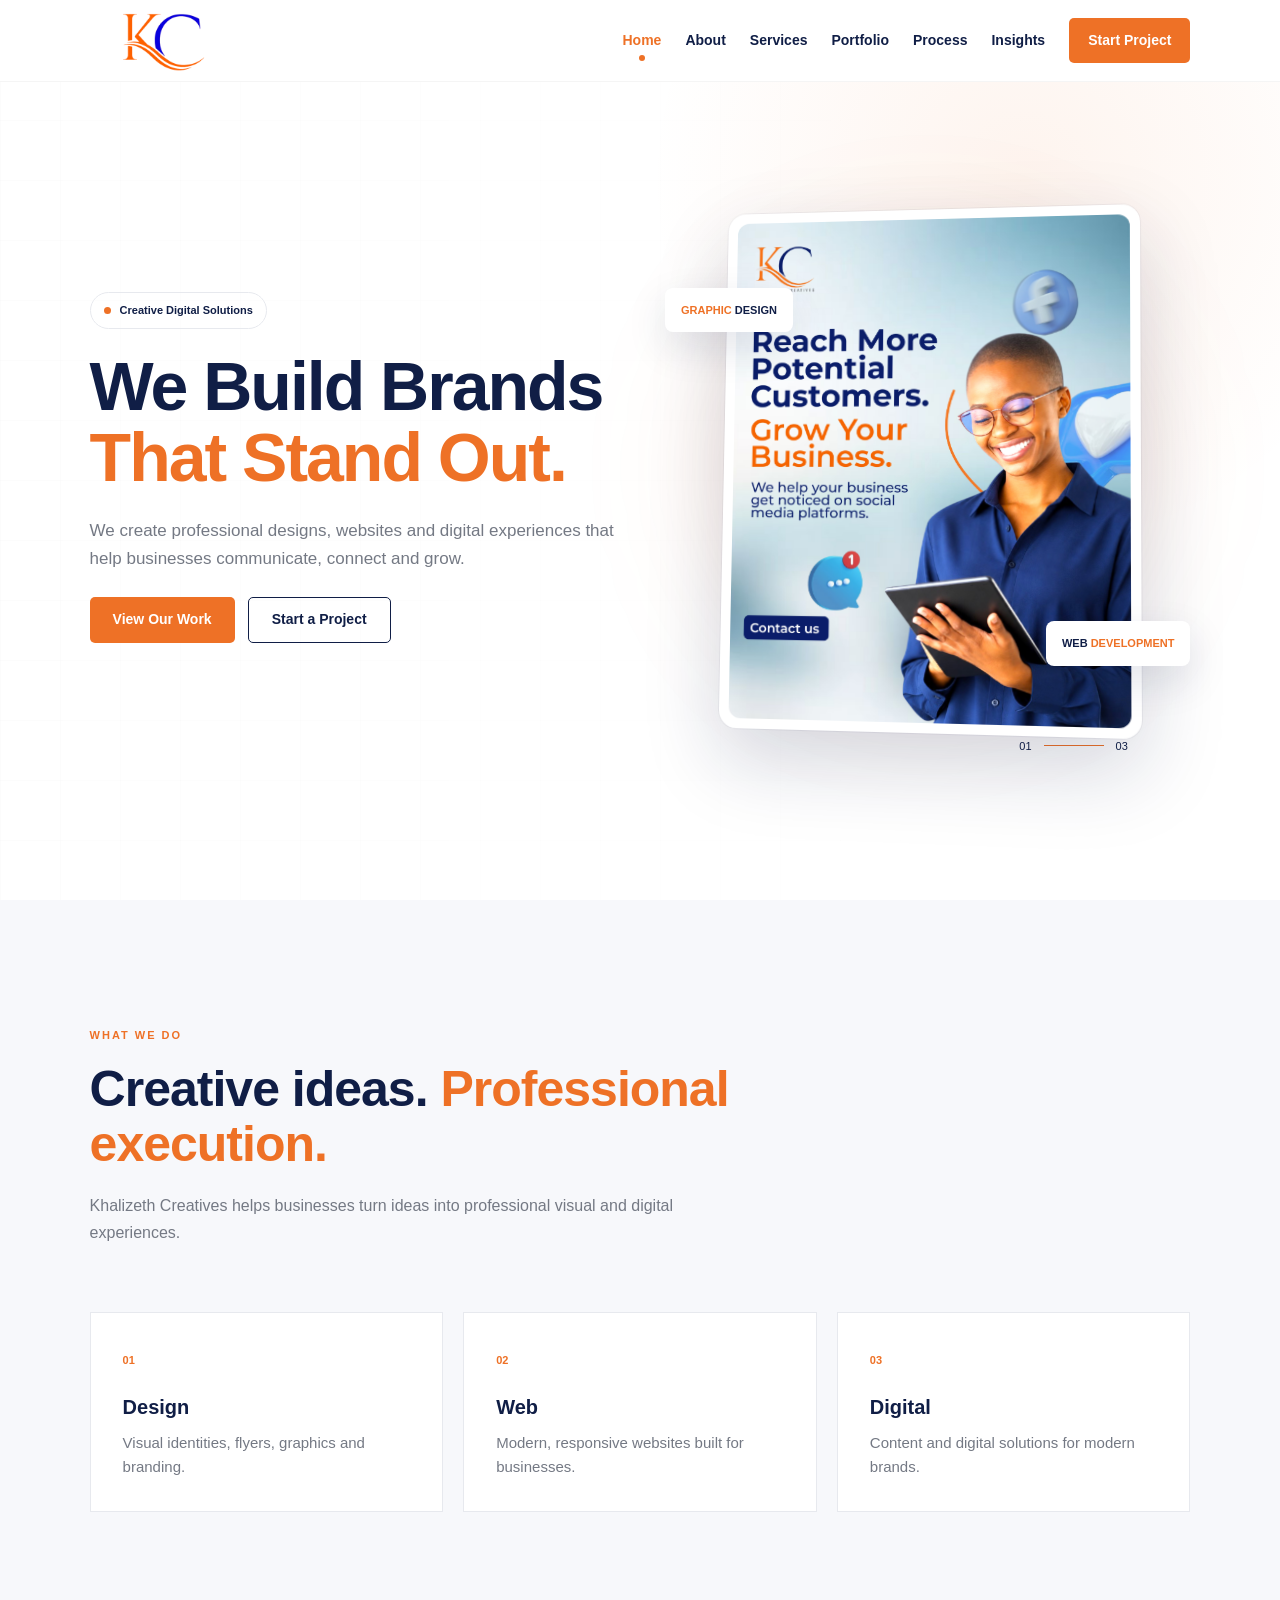
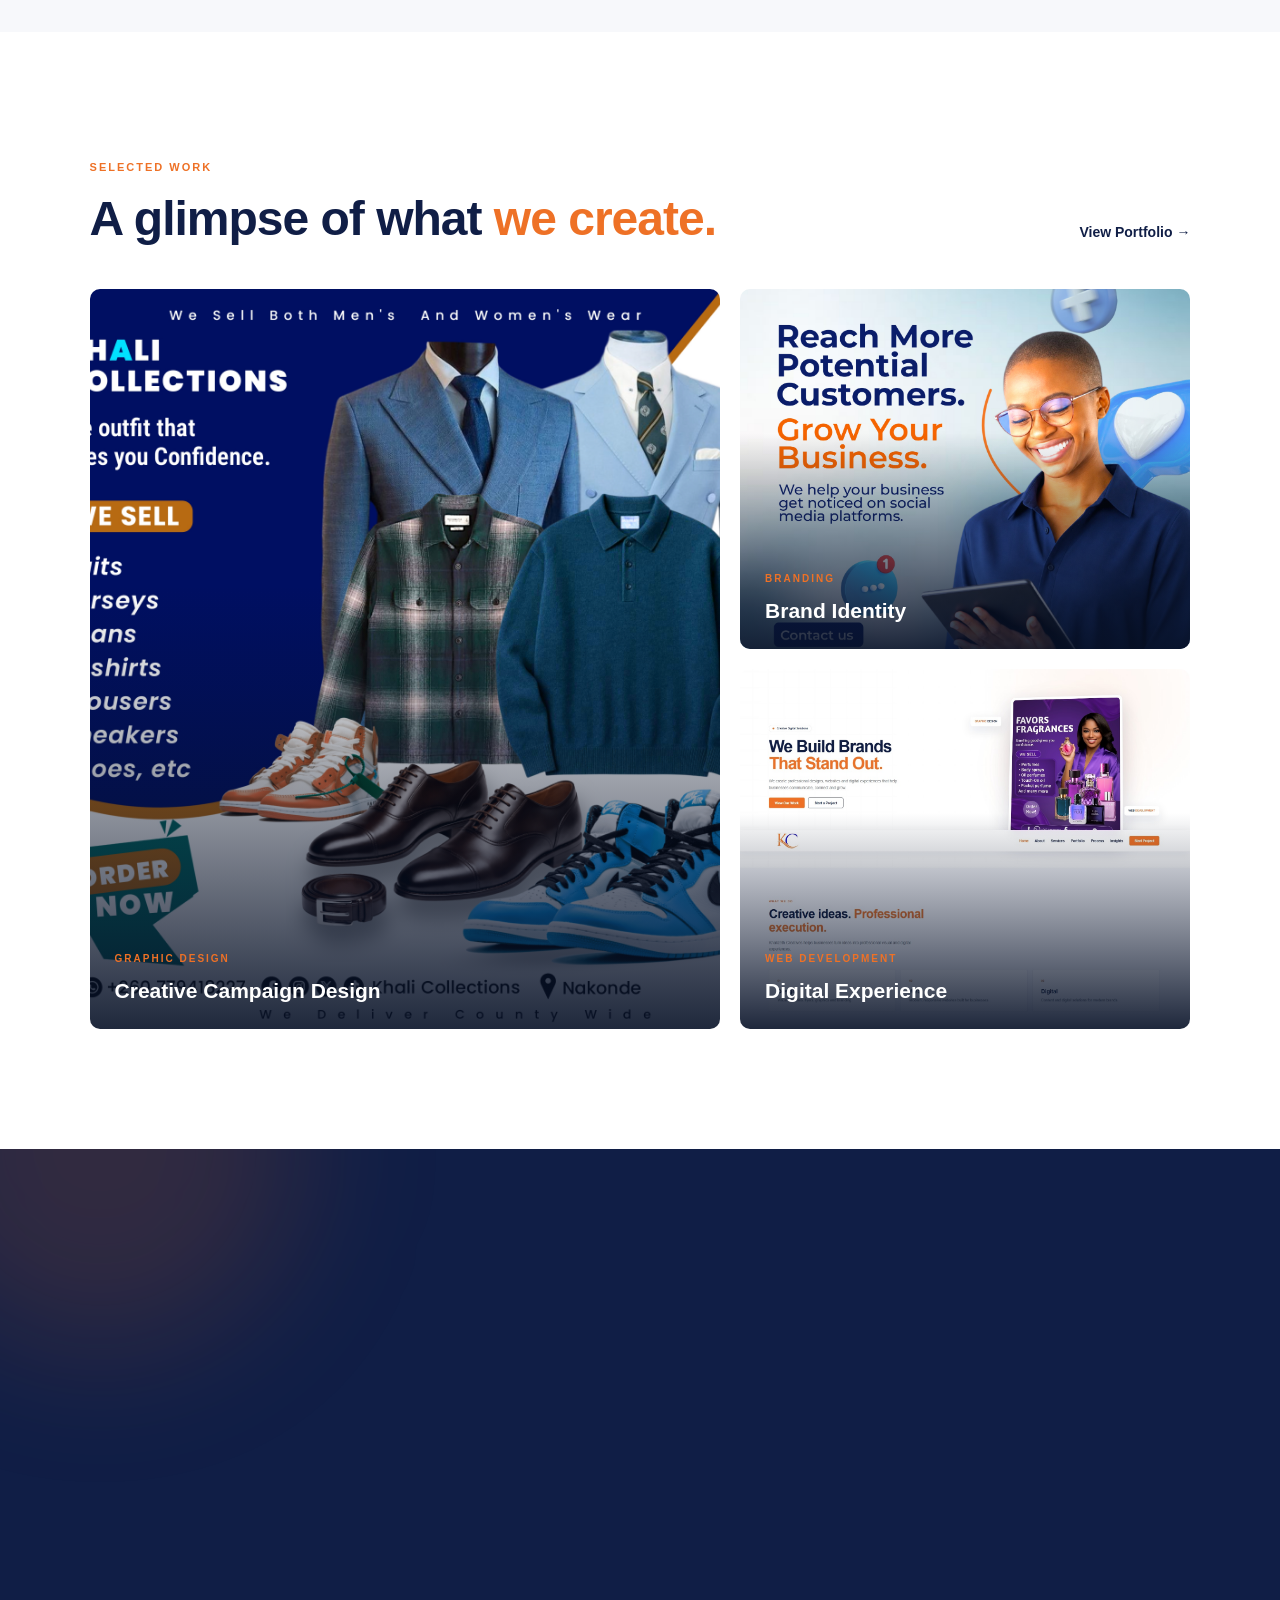
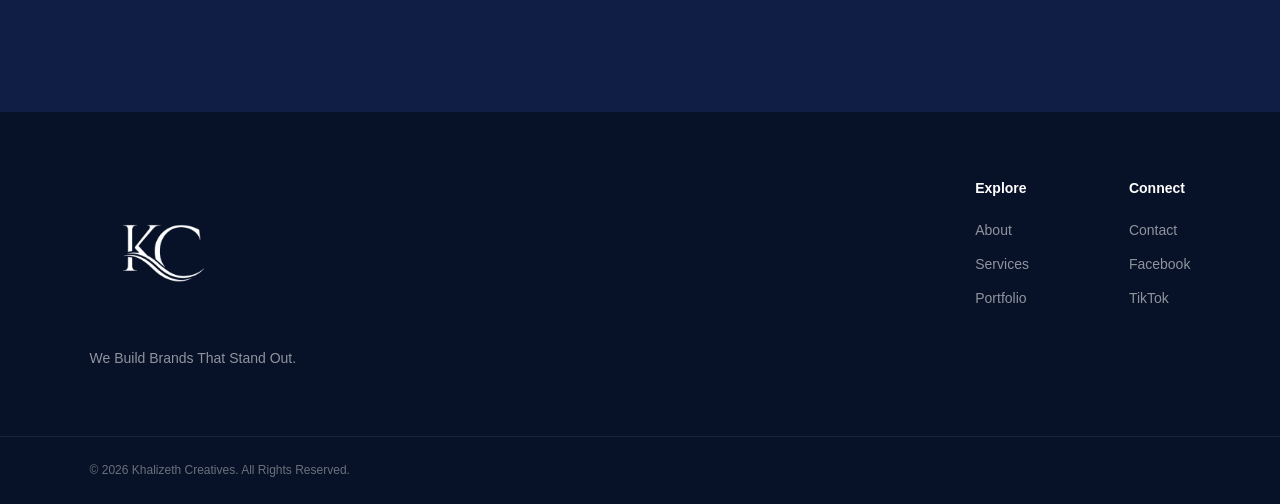
<file: index.html>
<!DOCTYPE html>
<html lang="en">
<head>
    <meta charset="UTF-8">
    <meta name="viewport" content="width=device-width, initial-scale=1.0">

    <title>Khalizeth Creatives | We Build Brands That Stand Out</title>

    <meta name="description"
        content="Khalizeth Creatives provides graphic design, branding, website development, social media management, video editing and creative digital solutions.">

    <meta name="author" content="Khalizeth Creatives">

    <link rel="icon" type="image/png" href="assets/logo.png">
    <link rel="stylesheet" href="style.css">
</head>

<body>

<!-- LOADER -->
<div class="loader">
    <div class="loader-logo">
        <img src="assets/logo.png" alt="Khalizeth Creatives">
    </div>
    <div class="loader-line"></div>
</div>

<!-- NAVIGATION -->
<header class="nav" id="navbar">

    <a href="index.html" class="logo">
        <img src="assets/logo.png" alt="Khalizeth Creatives Logo">
    </a>

    <nav id="menu">
        <a href="index.html" class="active">Home</a>
        <a href="about.html">About</a>
        <a href="services.html">Services</a>
        <a href="portfolio.html">Portfolio</a>
        <a href="process.html">Process</a>
        <a href="insights.html">Insights</a>
        <a href="contact.html" class="nav-btn">Start Project</a>
    </nav>

    <button class="hamburger" id="hamburger" aria-label="Open menu">
        <span></span>
        <span></span>
        <span></span>
    </button>

</header>


<!-- HERO -->
<main>

<section class="hero">

    <div class="hero-grid"></div>

    <div class="hero-content reveal">

        <div class="hero-badge">
            <span></span>
            Creative Digital Solutions
        </div>

        <h1>
            We Build Brands
            <span>That Stand Out.</span>
        </h1>

        <p>
            We create professional designs, websites and digital experiences
            that help businesses communicate, connect and grow.
        </p>

        <div class="hero-buttons">
            <a href="portfolio.html" class="btn">
                View Our Work
            </a>

            <a href="contact.html" class="btn-outline">
                Start a Project
            </a>
        </div>

    </div>


    <!-- INTERACTIVE HERO VISUAL -->

    <div class="hero-visual reveal">

        <div class="hero-glow"></div>

        <div class="floating-card card-one">
            <span>GRAPHIC</span>
            DESIGN
        </div>

        <div class="floating-card card-two">
            WEB
            <span>DEVELOPMENT</span>
        </div>

        <div class="hero-image-wrap" id="heroImageWrap">

            <div class="hero-image-inner">

                <img
                    id="heroImage"
                    src="images/hero1.jpg"
                    alt="Khalizeth Creatives Project">

            </div>

            <div class="image-number">
                <span id="imageNumber">01</span>
                <div></div>
                <span>03</span>
            </div>

        </div>

    </div>

</section>


<!-- TRUST / INTRO -->

<section class="intro-section">

    <div class="section-heading reveal">

        <span class="small-label">WHAT WE DO</span>

        <h2>
            Creative ideas.
            <span>Professional execution.</span>
        </h2>

        <p>
            Khalizeth Creatives helps businesses turn ideas into
            professional visual and digital experiences.
        </p>

    </div>


    <div class="mini-services">

        <div class="mini-service reveal">
            <span>01</span>
            <h3>Design</h3>
            <p>Visual identities, flyers, graphics and branding.</p>
        </div>

        <div class="mini-service reveal">
            <span>02</span>
            <h3>Web</h3>
            <p>Modern, responsive websites built for businesses.</p>
        </div>

        <div class="mini-service reveal">
            <span>03</span>
            <h3>Digital</h3>
            <p>Content and digital solutions for modern brands.</p>
        </div>

    </div>

</section>


<!-- FEATURED WORK -->

<section class="featured-section">

    <div class="section-top reveal">

        <div>
            <span class="small-label">SELECTED WORK</span>

            <h2>
                A glimpse of what
                <span>we create.</span>
            </h2>
        </div>

        <a href="portfolio.html" class="text-link">
            View Portfolio →
        </a>

    </div>


    <div class="featured-grid">

        <a href="portfolio.html" class="featured-card large reveal">
            <img src="images/flyer1.jpg"
                 alt="Graphic design project">

            <div class="featured-info">
                <span>GRAPHIC DESIGN</span>
                <h3>Creative Campaign Design</h3>
            </div>
        </a>


        <a href="portfolio.html" class="featured-card reveal">
            <img src="images/brand1.jpg"
                 alt="Brand identity project">

            <div class="featured-info">
                <span>BRANDING</span>
                <h3>Brand Identity</h3>
            </div>
        </a>


        <a href="portfolio.html" class="featured-card reveal">
            <img src="images/website1.jpg"
                 alt="Website development project">

            <div class="featured-info">
                <span>WEB DEVELOPMENT</span>
                <h3>Digital Experience</h3>
            </div>
        </a>

    </div>

</section>


<!-- CTA -->

<section class="cta-section">

    <div class="cta-content reveal">

        <span class="small-label">HAVE A PROJECT?</span>

        <h2>
            Let's turn your idea
            <span>into something great.</span>
        </h2>

        <p>
            Whether you need a flyer, brand identity, website or
            digital content, let's create something that represents
            your business professionally.
        </p>

        <a href="contact.html" class="btn">
            Let's Work Together →
        </a>

    </div>

</section>

</main>


<!-- FOOTER -->

<footer>

    <div class="footer-main">

        <div class="footer-brand">
            <img src="assets/logo.png" alt="Khalizeth Creatives">

            <p>
                We Build Brands That Stand Out.
            </p>
        </div>

        <div class="footer-links">

            <div>
                <h4>Explore</h4>

                <a href="about.html">About</a>
                <a href="services.html">Services</a>
                <a href="portfolio.html">Portfolio</a>
            </div>

            <div>
                <h4>Connect</h4>

                <a href="contact.html">Contact</a>
                <a href="#">Facebook</a>
                <a href="#">TikTok</a>
            </div>

        </div>

    </div>

    <div class="footer-bottom">
        <p>© 2026 Khalizeth Creatives. All Rights Reserved.</p>
    </div>

</footer>


<script src="script.js"></script>

</body>
</html>
</file>
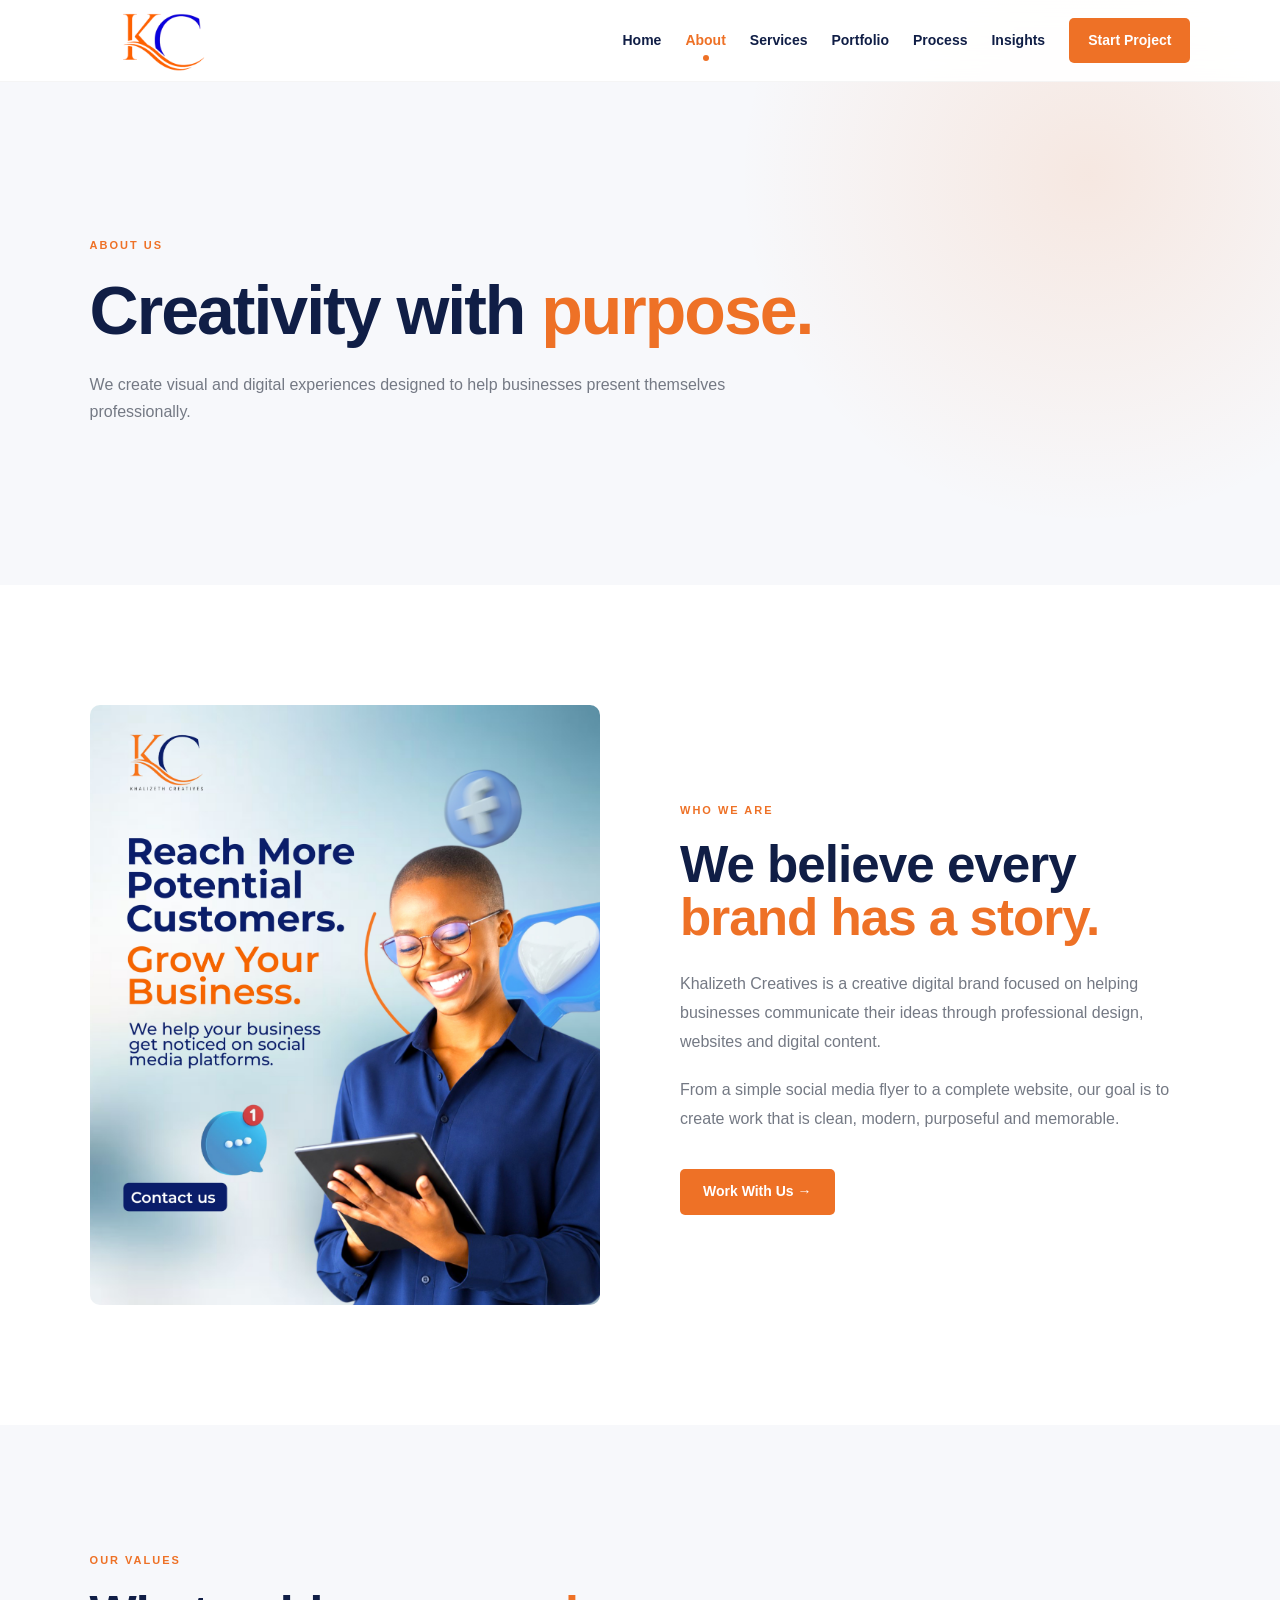
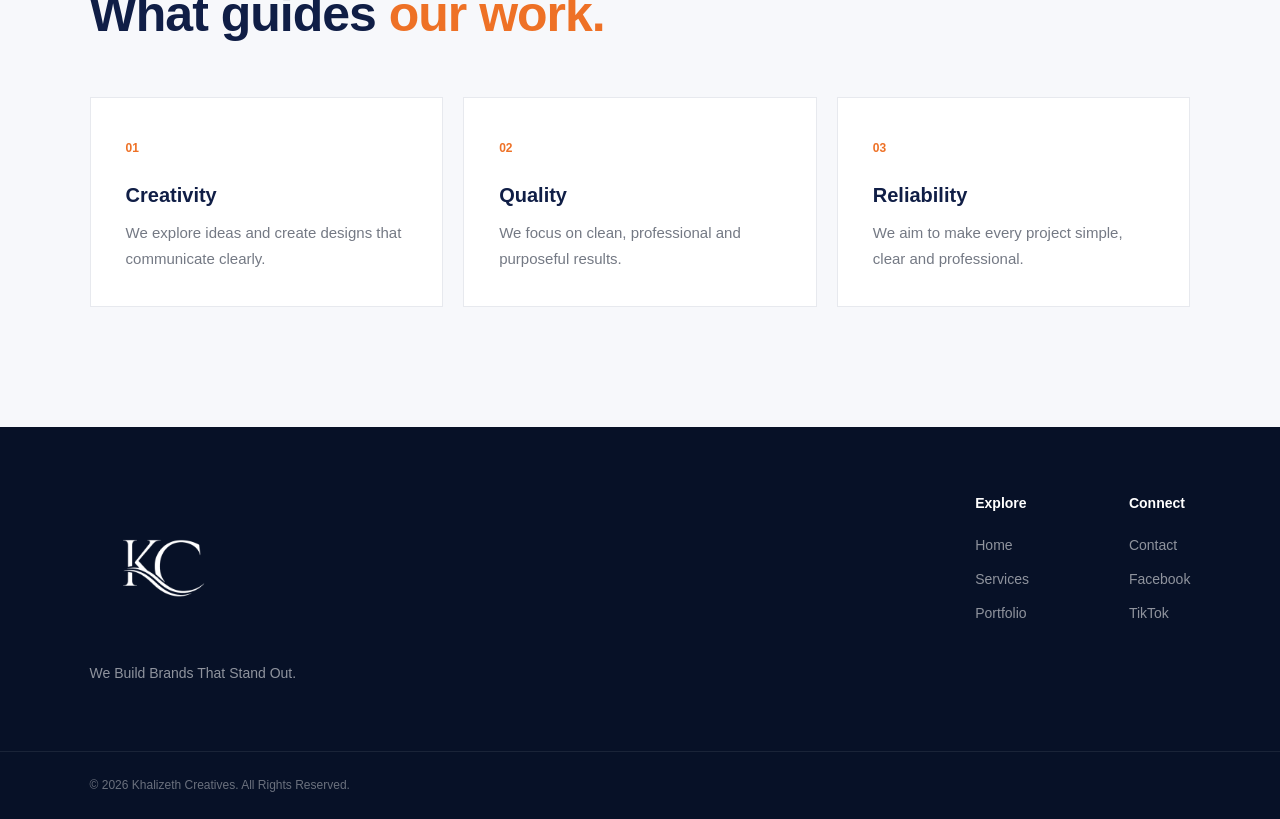
<file: about.html>
<!DOCTYPE html>
<html lang="en">
<head>

<meta charset="UTF-8">
<meta name="viewport" content="width=device-width, initial-scale=1.0">

<title>About | Khalizeth Creatives</title>

<meta name="description"
content="Learn more about Khalizeth Creatives and our approach to design, websites and digital creativity.">

<link rel="icon" type="image/png" href="assets/logo.png">
<link rel="stylesheet" href="style.css">

</head>

<body>

<header class="nav" id="navbar">

    <a href="index.html" class="logo">
        <img src="assets/logo.png" alt="Khalizeth Creatives">
    </a>

    <nav id="menu">
        <a href="index.html">Home</a>
        <a href="about.html" class="active">About</a>
        <a href="services.html">Services</a>
        <a href="portfolio.html">Portfolio</a>
        <a href="process.html">Process</a>
        <a href="insights.html">Insights</a>
        <a href="contact.html" class="nav-btn">Start Project</a>
    </nav>

    <button class="hamburger" id="hamburger">
        <span></span>
        <span></span>
        <span></span>
    </button>

</header>


<main>

<section class="page-hero">

    <div class="page-hero-content reveal">

        <span class="small-label">ABOUT US</span>

        <h1>
            Creativity with
            <span>purpose.</span>
        </h1>

        <p>
            We create visual and digital experiences designed
            to help businesses present themselves professionally.
        </p>

    </div>

</section>


<section class="about-section">

    <div class="about-image reveal">

        <img src="images/brand1.jpg"
             alt="Khalizeth Creatives">

    </div>


    <div class="about-content reveal">

        <span class="small-label">WHO WE ARE</span>

        <h2>
            We believe every
            <span>brand has a story.</span>
        </h2>

        <p>
            Khalizeth Creatives is a creative digital brand focused
            on helping businesses communicate their ideas through
            professional design, websites and digital content.
        </p>

        <p>
            From a simple social media flyer to a complete website,
            our goal is to create work that is clean, modern,
            purposeful and memorable.
        </p>

        <a href="contact.html" class="btn">
            Work With Us →
        </a>

    </div>

</section>


<section class="values-section">

    <div class="section-heading reveal">

        <span class="small-label">OUR VALUES</span>

        <h2>
            What guides
            <span>our work.</span>
        </h2>

    </div>


    <div class="values-grid">

        <div class="value-card reveal">
            <span>01</span>
            <h3>Creativity</h3>
            <p>
                We explore ideas and create designs that
                communicate clearly.
            </p>
        </div>

        <div class="value-card reveal">
            <span>02</span>
            <h3>Quality</h3>
            <p>
                We focus on clean, professional and
                purposeful results.
            </p>
        </div>

        <div class="value-card reveal">
            <span>03</span>
            <h3>Reliability</h3>
            <p>
                We aim to make every project simple,
                clear and professional.
            </p>
        </div>

    </div>

</section>

</main>


<footer>

<div class="footer-main">

    <div class="footer-brand">
        <img src="assets/logo.png" alt="Khalizeth Creatives">
        <p>We Build Brands That Stand Out.</p>
    </div>

    <div class="footer-links">

        <div>
            <h4>Explore</h4>
            <a href="index.html">Home</a>
            <a href="services.html">Services</a>
            <a href="portfolio.html">Portfolio</a>
        </div>

        <div>
            <h4>Connect</h4>
            <a href="contact.html">Contact</a>
            <a href="#">Facebook</a>
            <a href="#">TikTok</a>
        </div>

    </div>

</div>

<div class="footer-bottom">
    <p>© 2026 Khalizeth Creatives. All Rights Reserved.</p>
</div>

</footer>

<script src="script.js"></script>

</body>
</html>
</file>
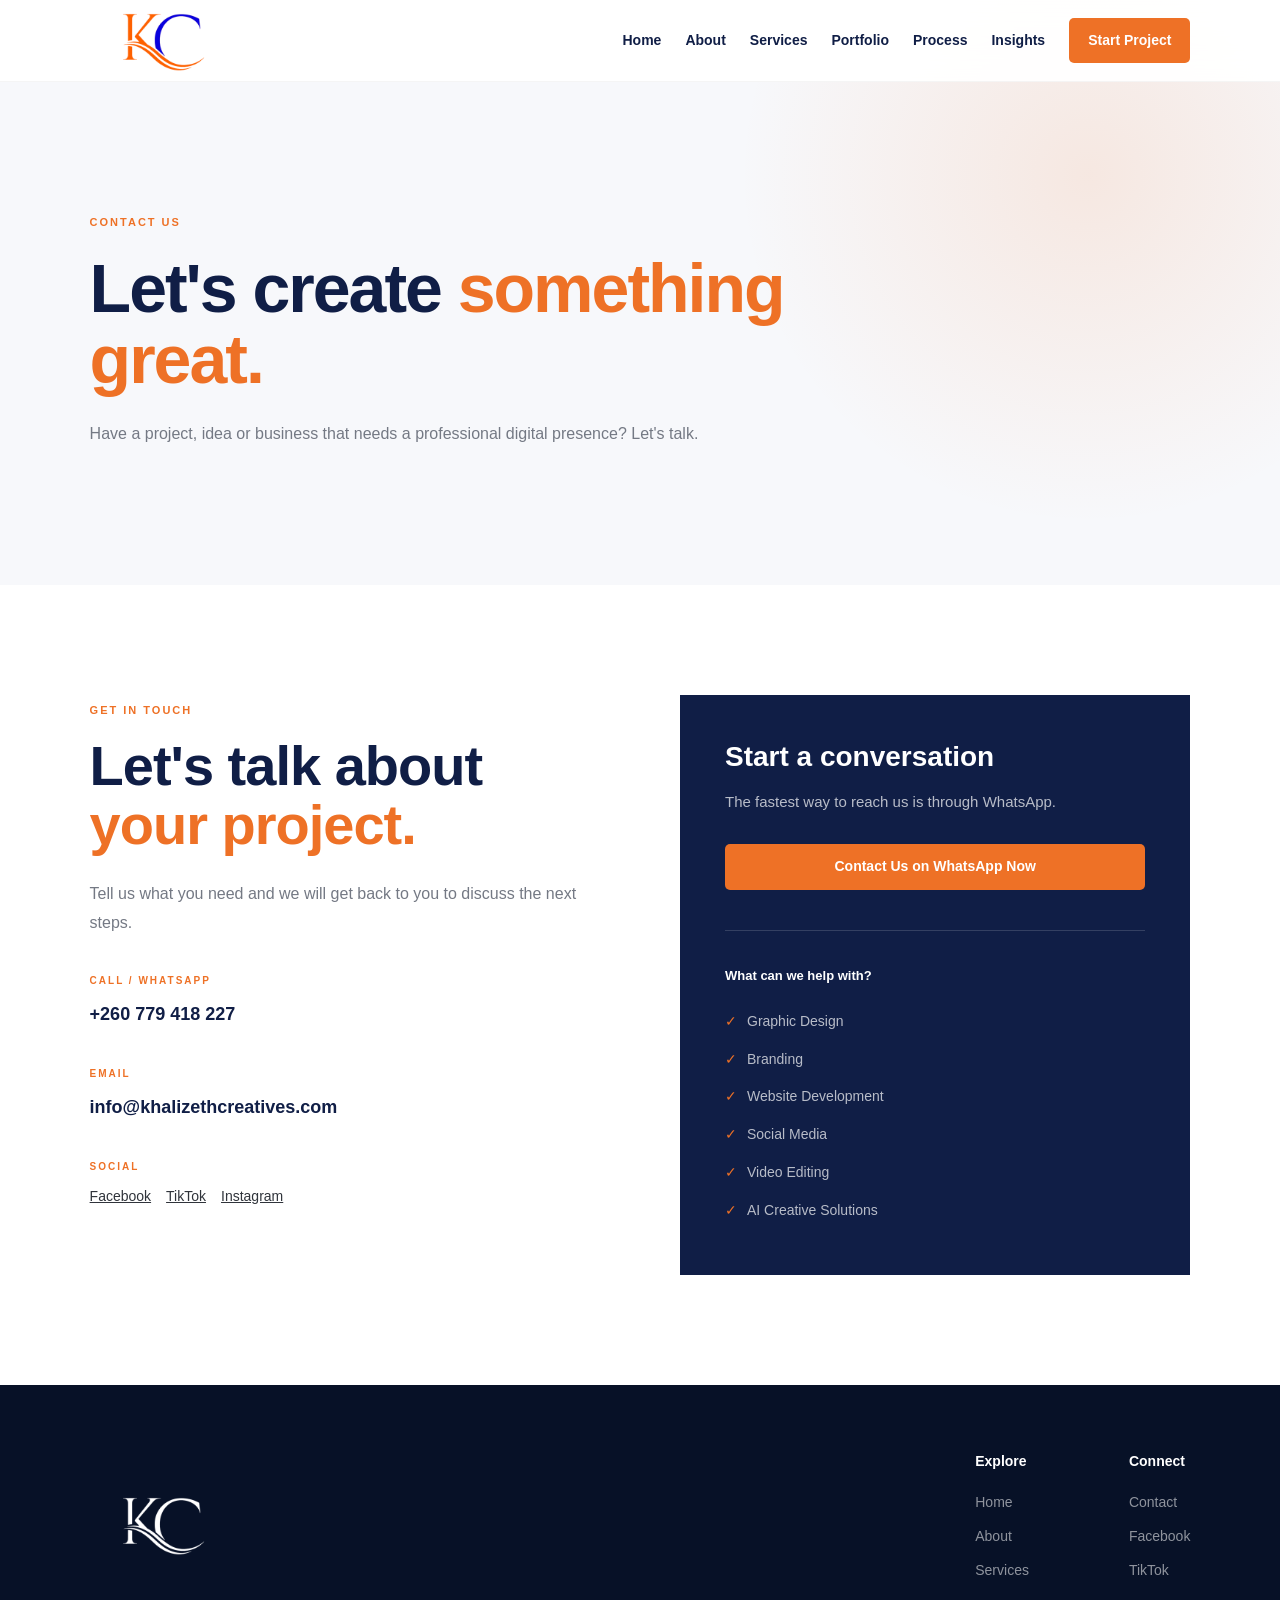
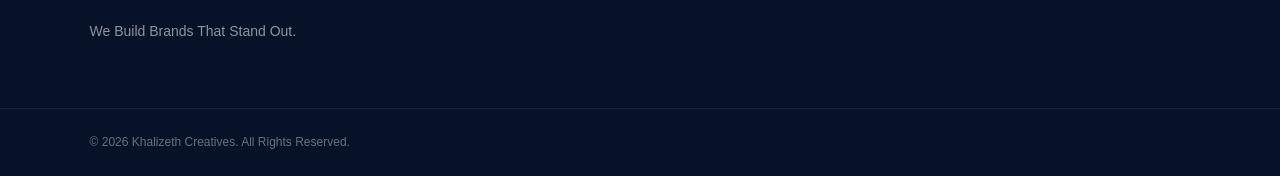
<file: contact.html>
<!DOCTYPE html>
<html lang="en">
<head>

<meta charset="UTF-8">
<meta name="viewport" content="width=device-width, initial-scale=1.0">

<title>Contact | Khalizeth Creatives</title>

<link rel="icon" type="image/png" href="assets/logo.png">
<link rel="stylesheet" href="style.css">

</head>

<body>

<header class="nav" id="navbar">

<a href="index.html" class="logo">
<img src="assets/logo.png" alt="Khalizeth Creatives">
</a>

<nav id="menu">

<a href="index.html">Home</a>
<a href="about.html">About</a>
<a href="services.html">Services</a>
<a href="portfolio.html">Portfolio</a>
<a href="process.html">Process</a>
<a href="insights.html">Insights</a>
<a href="contact.html" class="nav-btn active-btn">Start Project</a>

</nav>

<button class="hamburger" id="hamburger">
<span></span>
<span></span>
<span></span>
</button>

</header>


<main>

<section class="page-hero contact-hero">

<div class="page-hero-content reveal">

<span class="small-label">CONTACT US</span>

<h1>
Let's create
<span>something great.</span>
</h1>

<p>
Have a project, idea or business that needs a professional
digital presence? Let's talk.
</p>

</div>

</section>


<section class="contact-section">


<div class="contact-info reveal">

<span class="small-label">GET IN TOUCH</span>

<h2>
Let's talk about
<span>your project.</span>
</h2>

<p>
Tell us what you need and we will get back to you
to discuss the next steps.
</p>


<div class="contact-item">

<span>CALL / WHATSAPP</span>

<a href="https://wa.me/260779418227" target="_blank">
+260 779 418 227
</a>

</div>


<div class="contact-item">

<span>EMAIL</span>

<a href="mailto:info@khalizethcreatives.com">
info@khalizethcreatives.com
</a>

</div>


<div class="contact-item">

<span>SOCIAL</span>


<div class="social-links">

    <a href="https://web.facebook.com/khalizethcreatives"
       target="_blank"
       rel="noopener noreferrer">Facebook</a>

    <a href="https://www.tiktok.com/@khalizeth"
       target="_blank"
       rel="noopener noreferrer">TikTok</a>

    <a href="https://www.instagram.com/khalizeth?cplk=MTllaHhxcnpyMmdncw==&utm_source=ig_contact_invite"
       target="_blank"
       rel="noopener noreferrer">Instagram</a>

</div>

</div>

</div>


<div class="contact-card reveal">

<h3>Start a conversation</h3>

<p>
The fastest way to reach us is through WhatsApp.
</p>

<a
href="https://wa.me/260779418227?text=Hello%20Khalizeth%20Creatives,%20I%20would%20like%20to%20discuss%20a%20project."
target="_blank"
class="btn whatsapp-btn">

Contact Us on WhatsApp Now

</a>

<div class="contact-note">

<strong>What can we help with?</strong>

<ul>

<li>Graphic Design</li>
<li>Branding</li>
<li>Website Development</li>
<li>Social Media</li>
<li>Video Editing</li>
<li>AI Creative Solutions</li>

</ul>

</div>

</div>


</section>

</main>


<footer>

<div class="footer-main">

<div class="footer-brand">
<img src="assets/logo.png" alt="Khalizeth Creatives">
<p>We Build Brands That Stand Out.</p>
</div>

<div class="footer-links">

<div>
<h4>Explore</h4>
<a href="index.html">Home</a>
<a href="about.html">About</a>
<a href="services.html">Services</a>
</div>


<div>
    <h4>Connect</h4>

    <a href="contact.html">Contact</a>

    <a href="https://web.facebook.com/khalizethcreatives"
       target="_blank"
       rel="noopener noreferrer">Facebook</a>

    <a href="https://www.tiktok.com/@khalizeth"
       target="_blank"
       rel="noopener noreferrer">TikTok</a>
       
</div>

</div>

</div>

<div class="footer-bottom">
<p>© 2026 Khalizeth Creatives. All Rights Reserved.</p>
</div>

</footer>

<script src="script.js"></script>

</body>
</html>
</file>
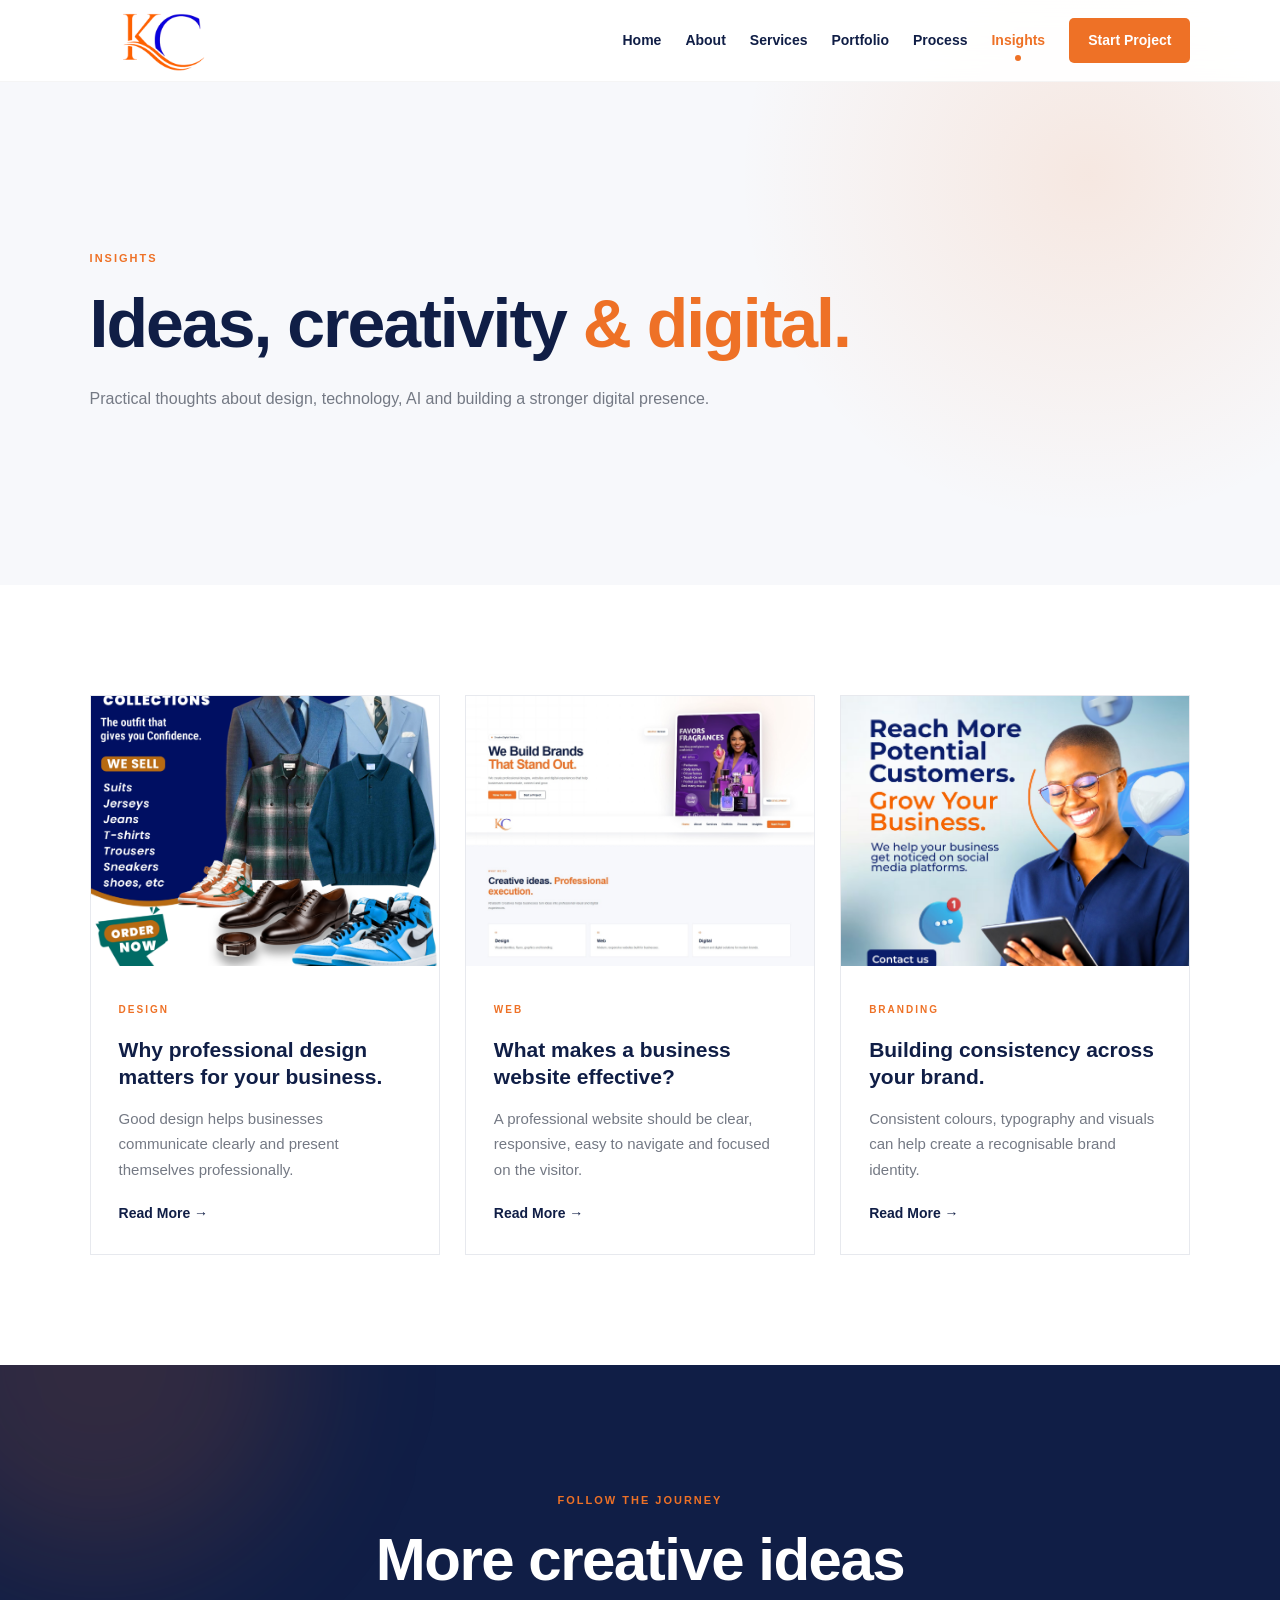
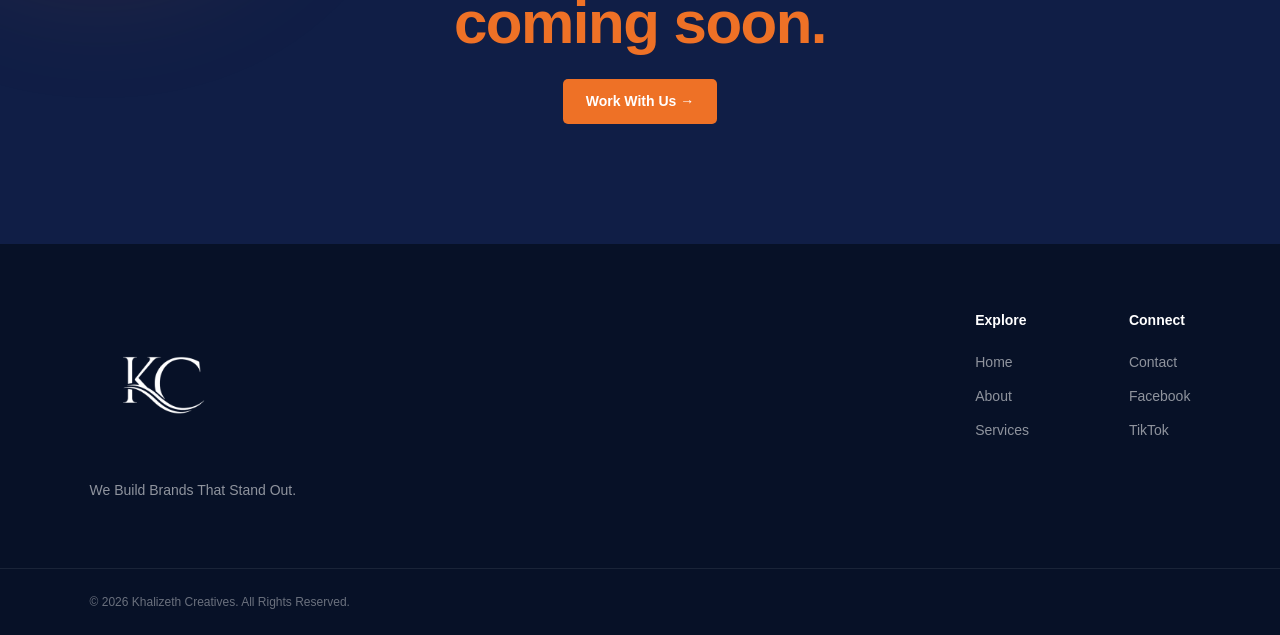
<file: insights.html>
<!DOCTYPE html>
<html lang="en">
<head>

<meta charset="UTF-8">
<meta name="viewport" content="width=device-width, initial-scale=1.0">

<title>Insights | Khalizeth Creatives</title>

<link rel="icon" type="image/png" href="assets/logo.png">
<link rel="stylesheet" href="style.css">

</head>

<body>

<header class="nav" id="navbar">

<a href="index.html" class="logo">
<img src="assets/logo.png" alt="Khalizeth Creatives">
</a>

<nav id="menu">

<a href="index.html">Home</a>
<a href="about.html">About</a>
<a href="services.html">Services</a>
<a href="portfolio.html">Portfolio</a>
<a href="process.html">Process</a>
<a href="insights.html" class="active">Insights</a>
<a href="contact.html" class="nav-btn">Start Project</a>

</nav>

<button class="hamburger" id="hamburger">
<span></span>
<span></span>
<span></span>
</button>

</header>


<main>

<section class="page-hero">

<div class="page-hero-content reveal">

<span class="small-label">INSIGHTS</span>

<h1>
Ideas, creativity
<span>& digital.</span>
</h1>

<p>
Practical thoughts about design, technology,
AI and building a stronger digital presence.
</p>

</div>

</section>


<section class="insights-section">

<div class="insight-card reveal">

<div class="insight-image">
<img src="images/flyer1.jpg" alt="Graphic design">
</div>

<div class="insight-content">

<span>DESIGN</span>

<h2>
Why professional design matters for your business.
</h2>

<p>
Good design helps businesses communicate clearly
and present themselves professionally.
</p>

<a href="#">Read More →</a>

</div>

</div>


<div class="insight-card reveal">

<div class="insight-image">
<img src="images/website1.jpg" alt="Website development">
</div>

<div class="insight-content">

<span>WEB</span>

<h2>
What makes a business website effective?
</h2>

<p>
A professional website should be clear, responsive,
easy to navigate and focused on the visitor.
</p>

<a href="#">Read More →</a>

</div>

</div>


<div class="insight-card reveal">

<div class="insight-image">
<img src="images/brand1.jpg" alt="Branding">
</div>

<div class="insight-content">

<span>BRANDING</span>

<h2>
Building consistency across your brand.
</h2>

<p>
Consistent colours, typography and visuals can help
create a recognisable brand identity.
</p>

<a href="#">Read More →</a>

</div>

</div>

</section>


<section class="cta-section">

<div class="cta-content reveal">

<span class="small-label">FOLLOW THE JOURNEY</span>

<h2>
More creative ideas
<span>coming soon.</span>
</h2>

<a href="contact.html" class="btn">
Work With Us →
</a>

</div>

</section>

</main>


<footer>

<div class="footer-main">

<div class="footer-brand">
<img src="assets/logo.png" alt="Khalizeth Creatives">
<p>We Build Brands That Stand Out.</p>
</div>

<div class="footer-links">

<div>
<h4>Explore</h4>
<a href="index.html">Home</a>
<a href="about.html">About</a>
<a href="services.html">Services</a>
</div>

<div>
<h4>Connect</h4>
<a href="contact.html">Contact</a>
<a href="#">Facebook</a>
<a href="#">TikTok</a>
</div>

</div>

</div>

<div class="footer-bottom">
<p>© 2026 Khalizeth Creatives. All Rights Reserved.</p>
</div>

</footer>

<script src="script.js"></script>

</body>
</html>
</file>
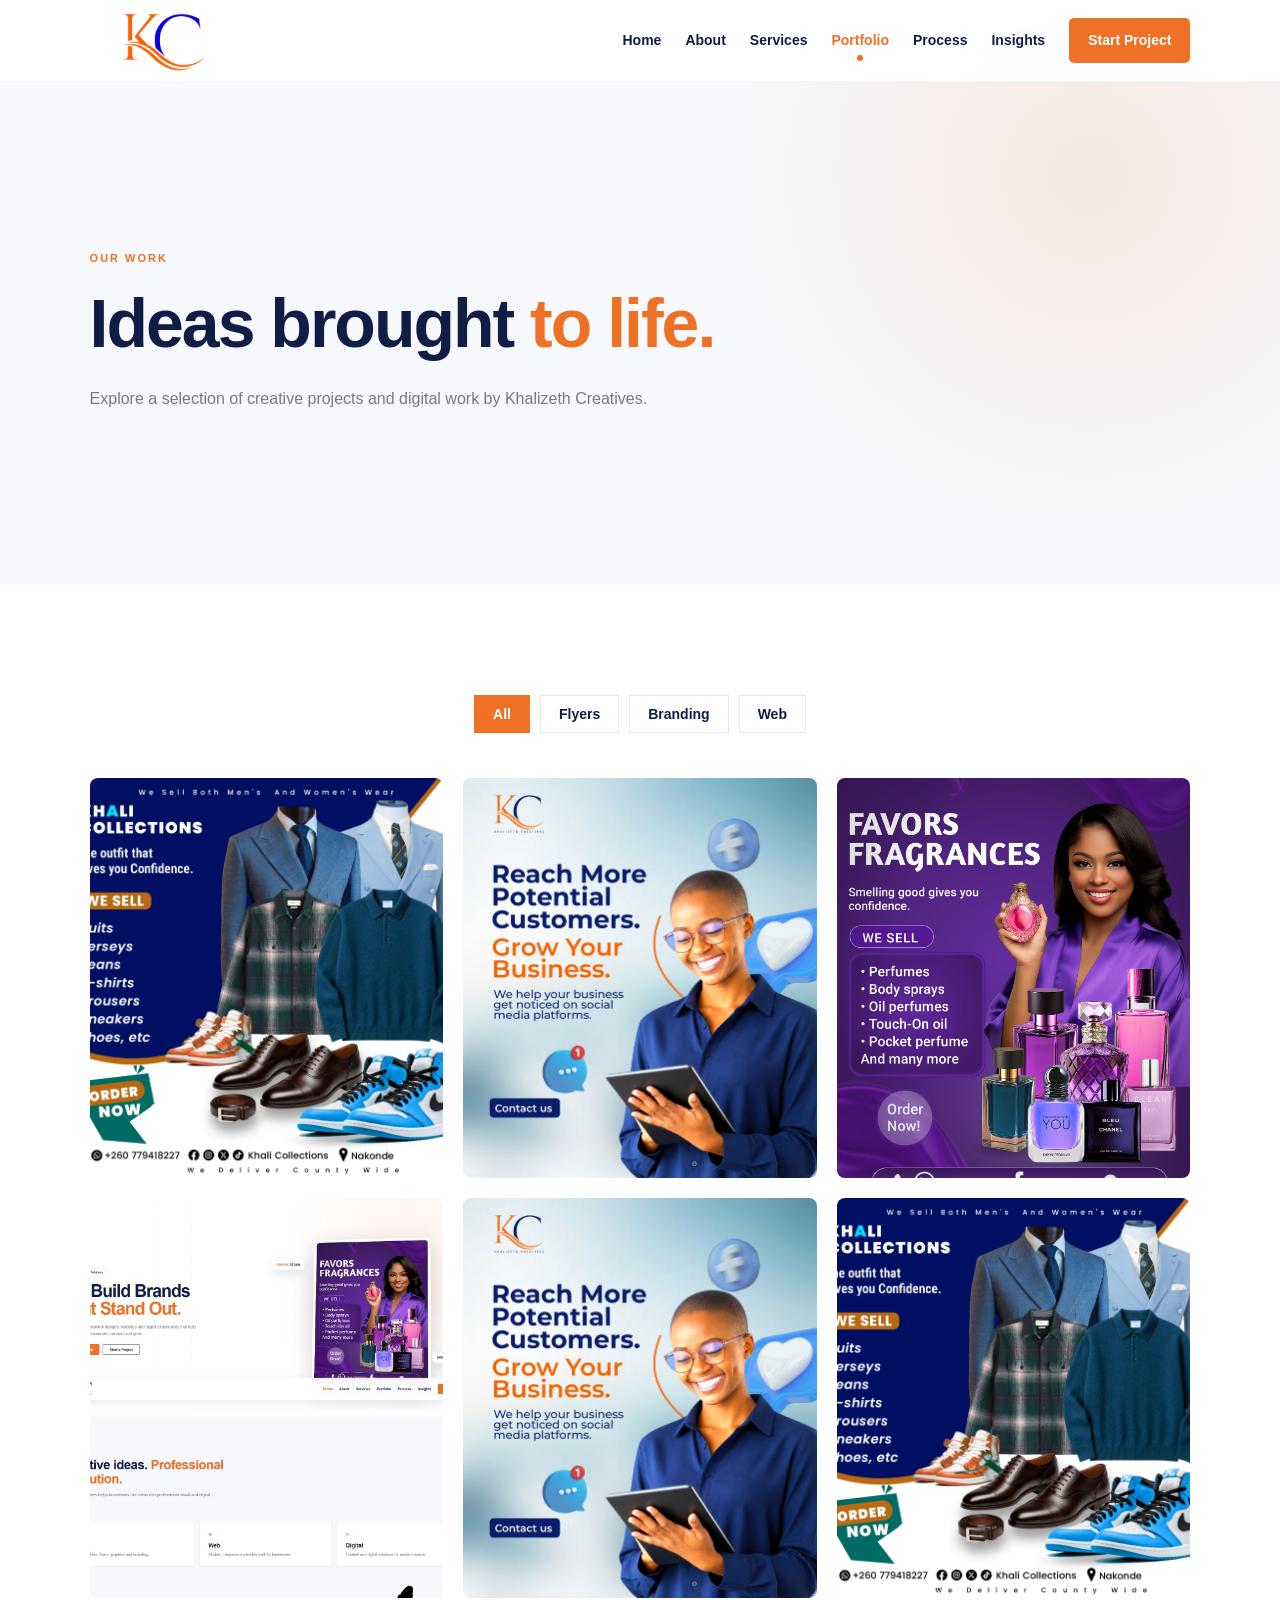
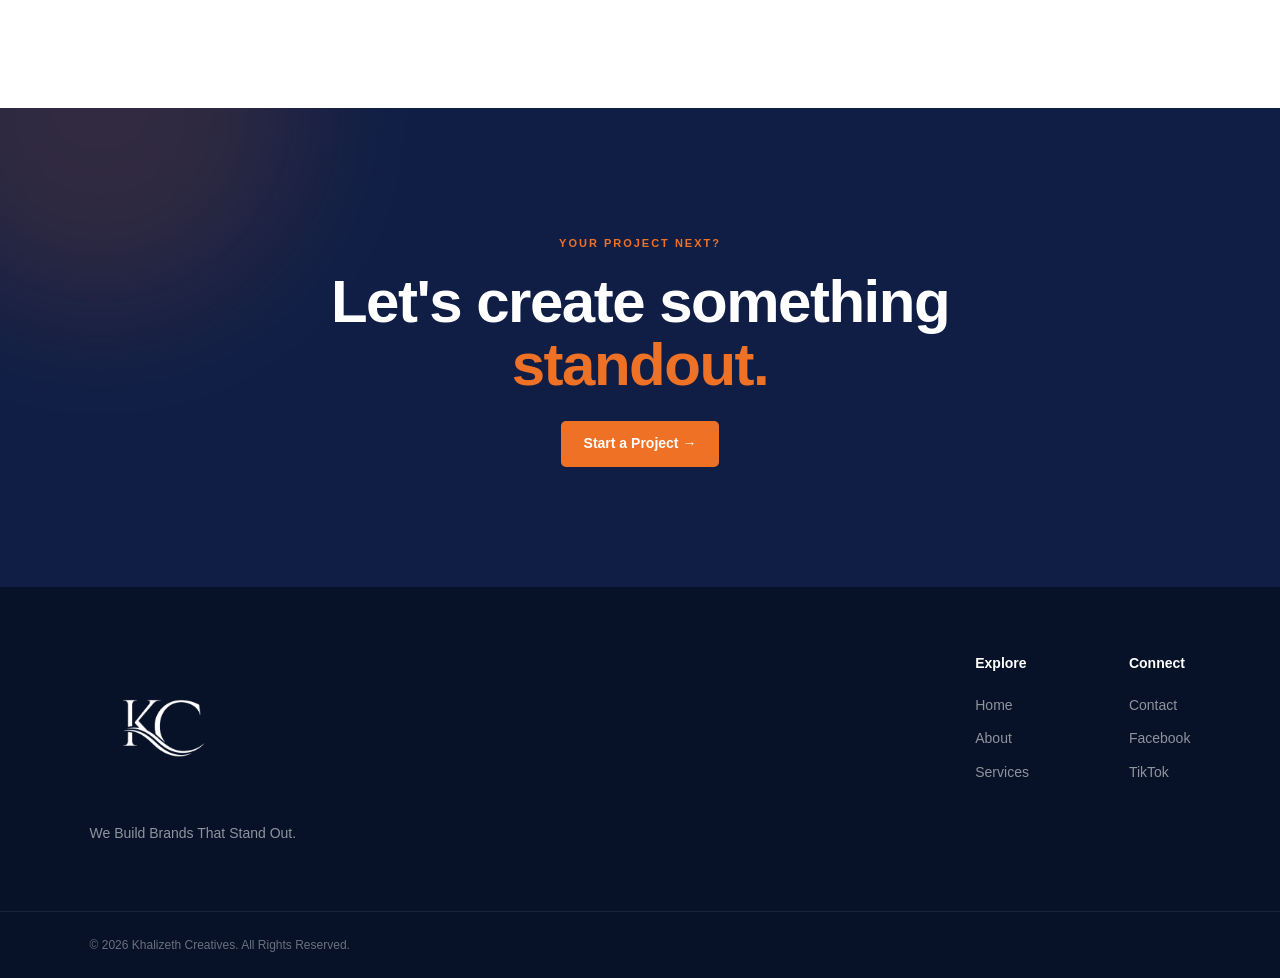
<file: portfolio.html>
<!DOCTYPE html>
<html lang="en">
<head>

<meta charset="UTF-8">
<meta name="viewport" content="width=device-width, initial-scale=1.0">

<title>Portfolio | Khalizeth Creatives</title>

<link rel="icon" type="image/png" href="assets/logo.png">
<link rel="stylesheet" href="style.css">

</head>

<body>

<header class="nav" id="navbar">

<a href="index.html" class="logo">
<img src="assets/logo.png" alt="Khalizeth Creatives">
</a>

<nav id="menu">

<a href="index.html">Home</a>
<a href="about.html">About</a>
<a href="services.html">Services</a>
<a href="portfolio.html" class="active">Portfolio</a>
<a href="process.html">Process</a>
<a href="insights.html">Insights</a>
<a href="contact.html" class="nav-btn">Start Project</a>

</nav>

<button class="hamburger" id="hamburger">
<span></span>
<span></span>
<span></span>
</button>

</header>


<main>

<section class="page-hero">

<div class="page-hero-content reveal">

<span class="small-label">OUR WORK</span>

<h1>
Ideas brought
<span>to life.</span>
</h1>

<p>
Explore a selection of creative projects and digital
work by Khalizeth Creatives.
</p>

</div>

</section>


<section class="portfolio-section">

<div class="portfolio-filters reveal">

<button class="filter active" data-filter="all">
All
</button>

<button class="filter" data-filter="flyers">
Flyers
</button>

<button class="filter" data-filter="branding">
Branding
</button>

<button class="filter" data-filter="web">
Web
</button>

</div>


<div class="portfolio-grid">


<div class="portfolio-item flyers reveal">

<img src="images/flyer1.jpg"
alt="Flyer design">

<div class="portfolio-overlay">

<span>GRAPHIC DESIGN</span>

<h3>Creative Flyer</h3>

</div>

</div>


<div class="portfolio-item branding reveal">

<img src="images/brand1.jpg"
alt="Brand identity">

<div class="portfolio-overlay">

<span>BRANDING</span>

<h3>Brand Identity</h3>

</div>

</div>


<div class="portfolio-item flyers reveal">

<img src="images/flyer2.jpg"
alt="Business flyer">

<div class="portfolio-overlay">

<span>GRAPHIC DESIGN</span>

<h3>Business Campaign</h3>

</div>

</div>


<div class="portfolio-item web reveal">

<img src="images/website1.jpg"
alt="Website project">

<div class="portfolio-overlay">

<span>WEB DEVELOPMENT</span>

<h3>Business Website</h3>

</div>

</div>


<div class="portfolio-item branding reveal">

<img src="images/brand1.jpg"
alt="Branding project">

<div class="portfolio-overlay">

<span>BRANDING</span>

<h3>Visual Identity</h3>

</div>

</div>


<div class="portfolio-item flyers reveal">

<img src="images/flyer1.jpg"
alt="Social media design">

<div class="portfolio-overlay">

<span>SOCIAL MEDIA</span>

<h3>Social Campaign</h3>

</div>

</div>


</div>

</section>


<section class="cta-section">

<div class="cta-content reveal">

<span class="small-label">YOUR PROJECT NEXT?</span>

<h2>
Let's create something
<span>standout.</span>
</h2>

<a href="contact.html" class="btn">
Start a Project →
</a>

</div>

</section>

</main>


<footer>

<div class="footer-main">

<div class="footer-brand">
<img src="assets/logo.png" alt="Khalizeth Creatives">
<p>We Build Brands That Stand Out.</p>
</div>

<div class="footer-links">

<div>
<h4>Explore</h4>
<a href="index.html">Home</a>
<a href="about.html">About</a>
<a href="services.html">Services</a>
</div>

<div>
<h4>Connect</h4>
<a href="contact.html">Contact</a>
<a href="#">Facebook</a>
<a href="#">TikTok</a>
</div>

</div>

</div>

<div class="footer-bottom">
<p>© 2026 Khalizeth Creatives. All Rights Reserved.</p>
</div>

</footer>

<script src="script.js"></script>

</body>
</html>
</file>
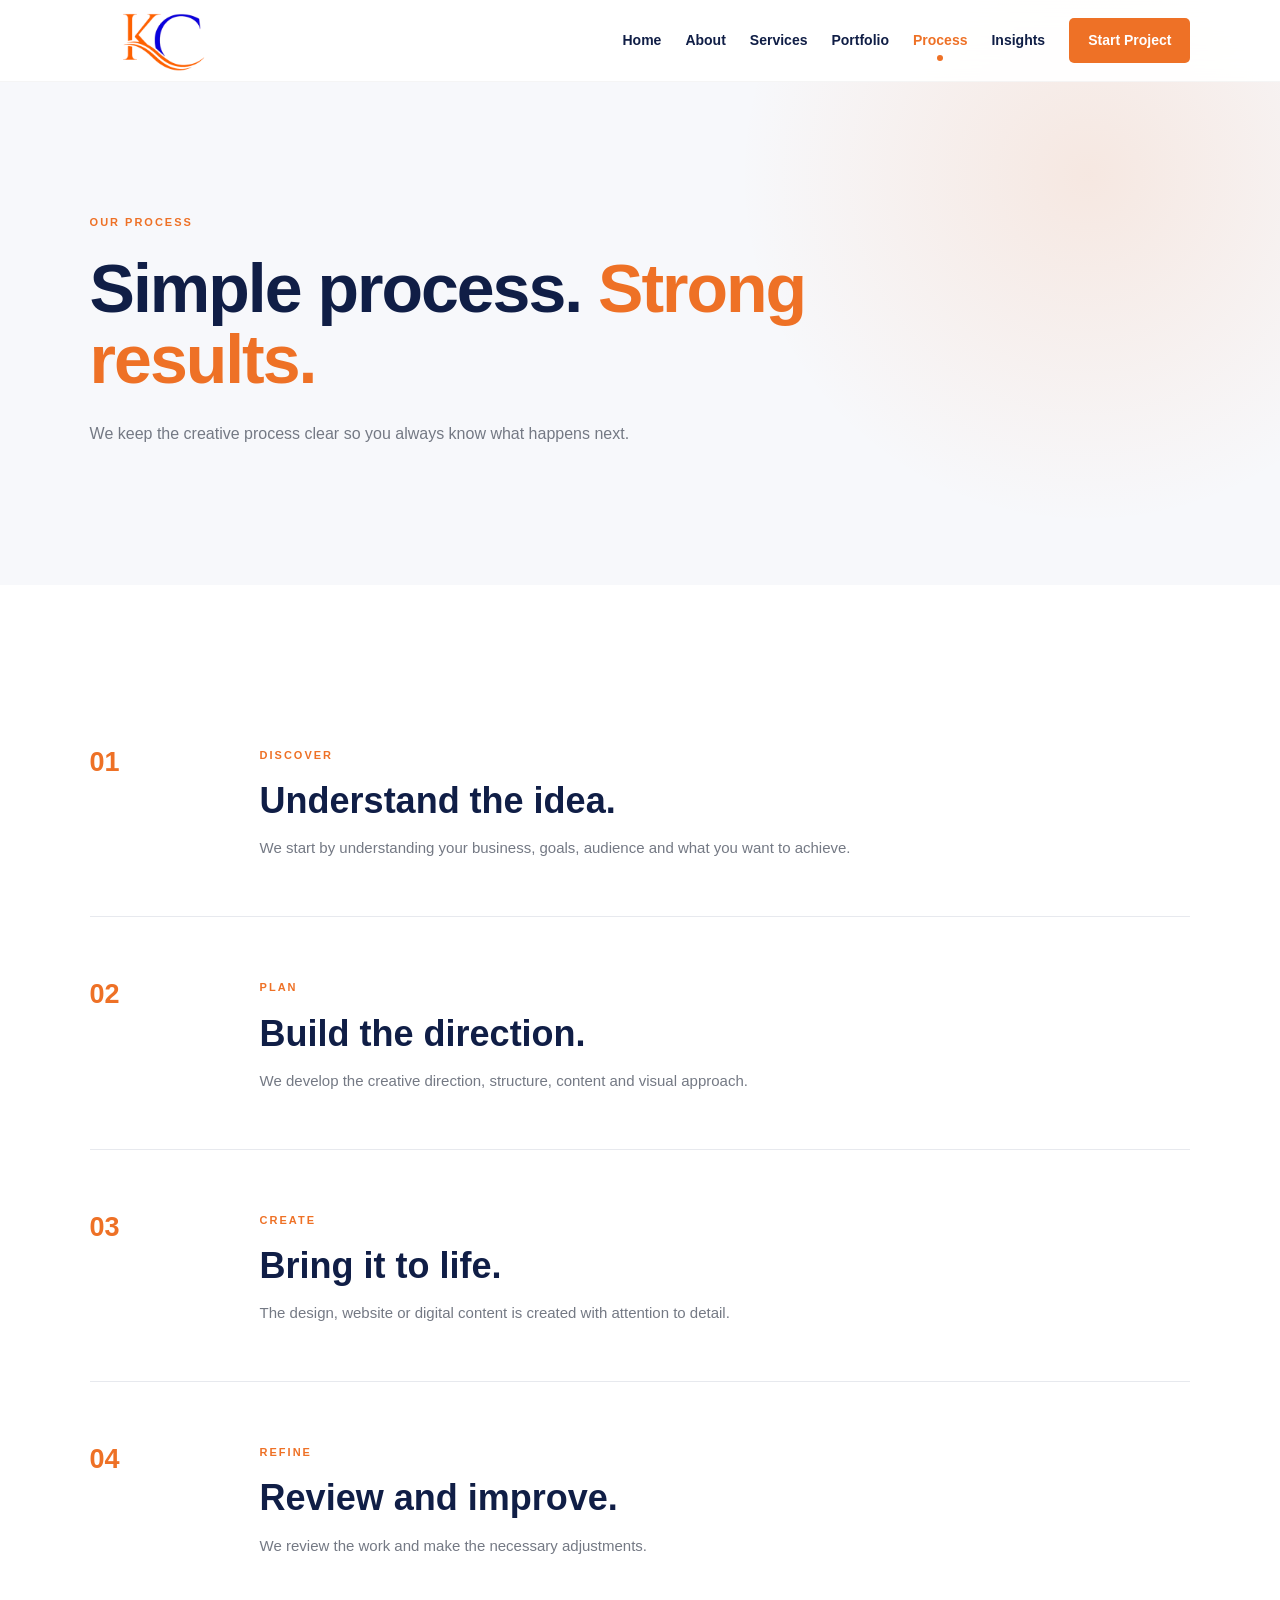
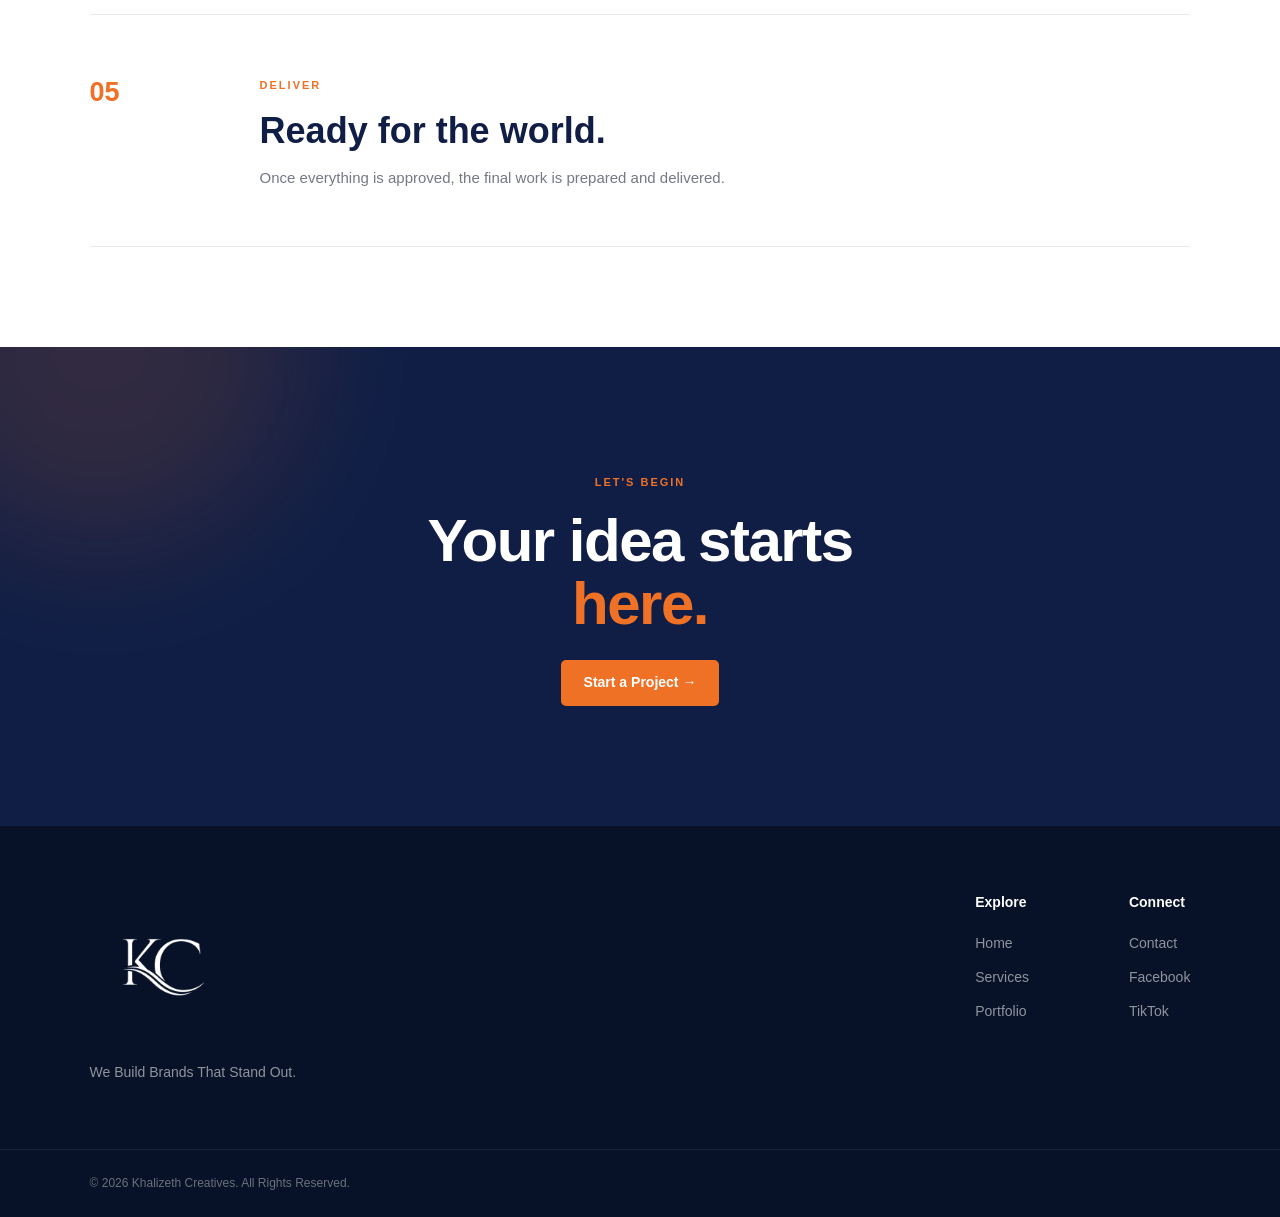
<file: process.html>
<!DOCTYPE html>
<html lang="en">
<head>

<meta charset="UTF-8">
<meta name="viewport" content="width=device-width, initial-scale=1.0">

<title>Our Process | Khalizeth Creatives</title>

<link rel="icon" type="image/png" href="assets/logo.png">
<link rel="stylesheet" href="style.css">

</head>
<body>

<header class="nav" id="navbar">

<a href="index.html" class="logo">
<img src="assets/logo.png" alt="Khalizeth Creatives">
</a>

<nav id="menu">

<a href="index.html">Home</a>
<a href="about.html">About</a>
<a href="services.html">Services</a>
<a href="portfolio.html">Portfolio</a>
<a href="process.html" class="active">Process</a>
<a href="insights.html">Insights</a>
<a href="contact.html" class="nav-btn">Start Project</a>

</nav>

<button class="hamburger" id="hamburger">
<span></span>
<span></span>
<span></span>
</button>

</header>


<main>

<section class="page-hero">

<div class="page-hero-content reveal">

<span class="small-label">OUR PROCESS</span>

<h1>
Simple process.
<span>Strong results.</span>
</h1>

<p>
We keep the creative process clear so you always know
what happens next.
</p>

</div>

</section>


<section class="process-section">


<div class="process-step reveal">

<div class="process-number">01</div>

<div>

<span class="small-label">DISCOVER</span>

<h2>Understand the idea.</h2>

<p>
We start by understanding your business, goals,
audience and what you want to achieve.
</p>

</div>

</div>


<div class="process-step reveal">

<div class="process-number">02</div>

<div>

<span class="small-label">PLAN</span>

<h2>Build the direction.</h2>

<p>
We develop the creative direction, structure,
content and visual approach.
</p>

</div>

</div>


<div class="process-step reveal">

<div class="process-number">03</div>

<div>

<span class="small-label">CREATE</span>

<h2>Bring it to life.</h2>

<p>
The design, website or digital content is created
with attention to detail.
</p>

</div>

</div>


<div class="process-step reveal">

<div class="process-number">04</div>

<div>

<span class="small-label">REFINE</span>

<h2>Review and improve.</h2>

<p>
We review the work and make the necessary
adjustments.
</p>

</div>

</div>


<div class="process-step reveal">

<div class="process-number">05</div>

<div>

<span class="small-label">DELIVER</span>

<h2>Ready for the world.</h2>

<p>
Once everything is approved, the final work is
prepared and delivered.
</p>

</div>

</div>


</section>


<section class="cta-section">

<div class="cta-content reveal">

<span class="small-label">LET'S BEGIN</span>

<h2>
Your idea starts
<span>here.</span>
</h2>

<a href="contact.html" class="btn">
Start a Project →
</a>

</div>

</section>

</main>


<footer>

<div class="footer-main">

<div class="footer-brand">
<img src="assets/logo.png" alt="Khalizeth Creatives">
<p>We Build Brands That Stand Out.</p>
</div>

<div class="footer-links">

<div>
<h4>Explore</h4>
<a href="index.html">Home</a>
<a href="services.html">Services</a>
<a href="portfolio.html">Portfolio</a>
</div>

<div>
<h4>Connect</h4>
<a href="contact.html">Contact</a>
<a href="#">Facebook</a>
<a href="#">TikTok</a>
</div>

</div>

</div>

<div class="footer-bottom">
<p>© 2026 Khalizeth Creatives. All Rights Reserved.</p>
</div>

</footer>

<script src="script.js"></script>

</body>
</html>
</file>
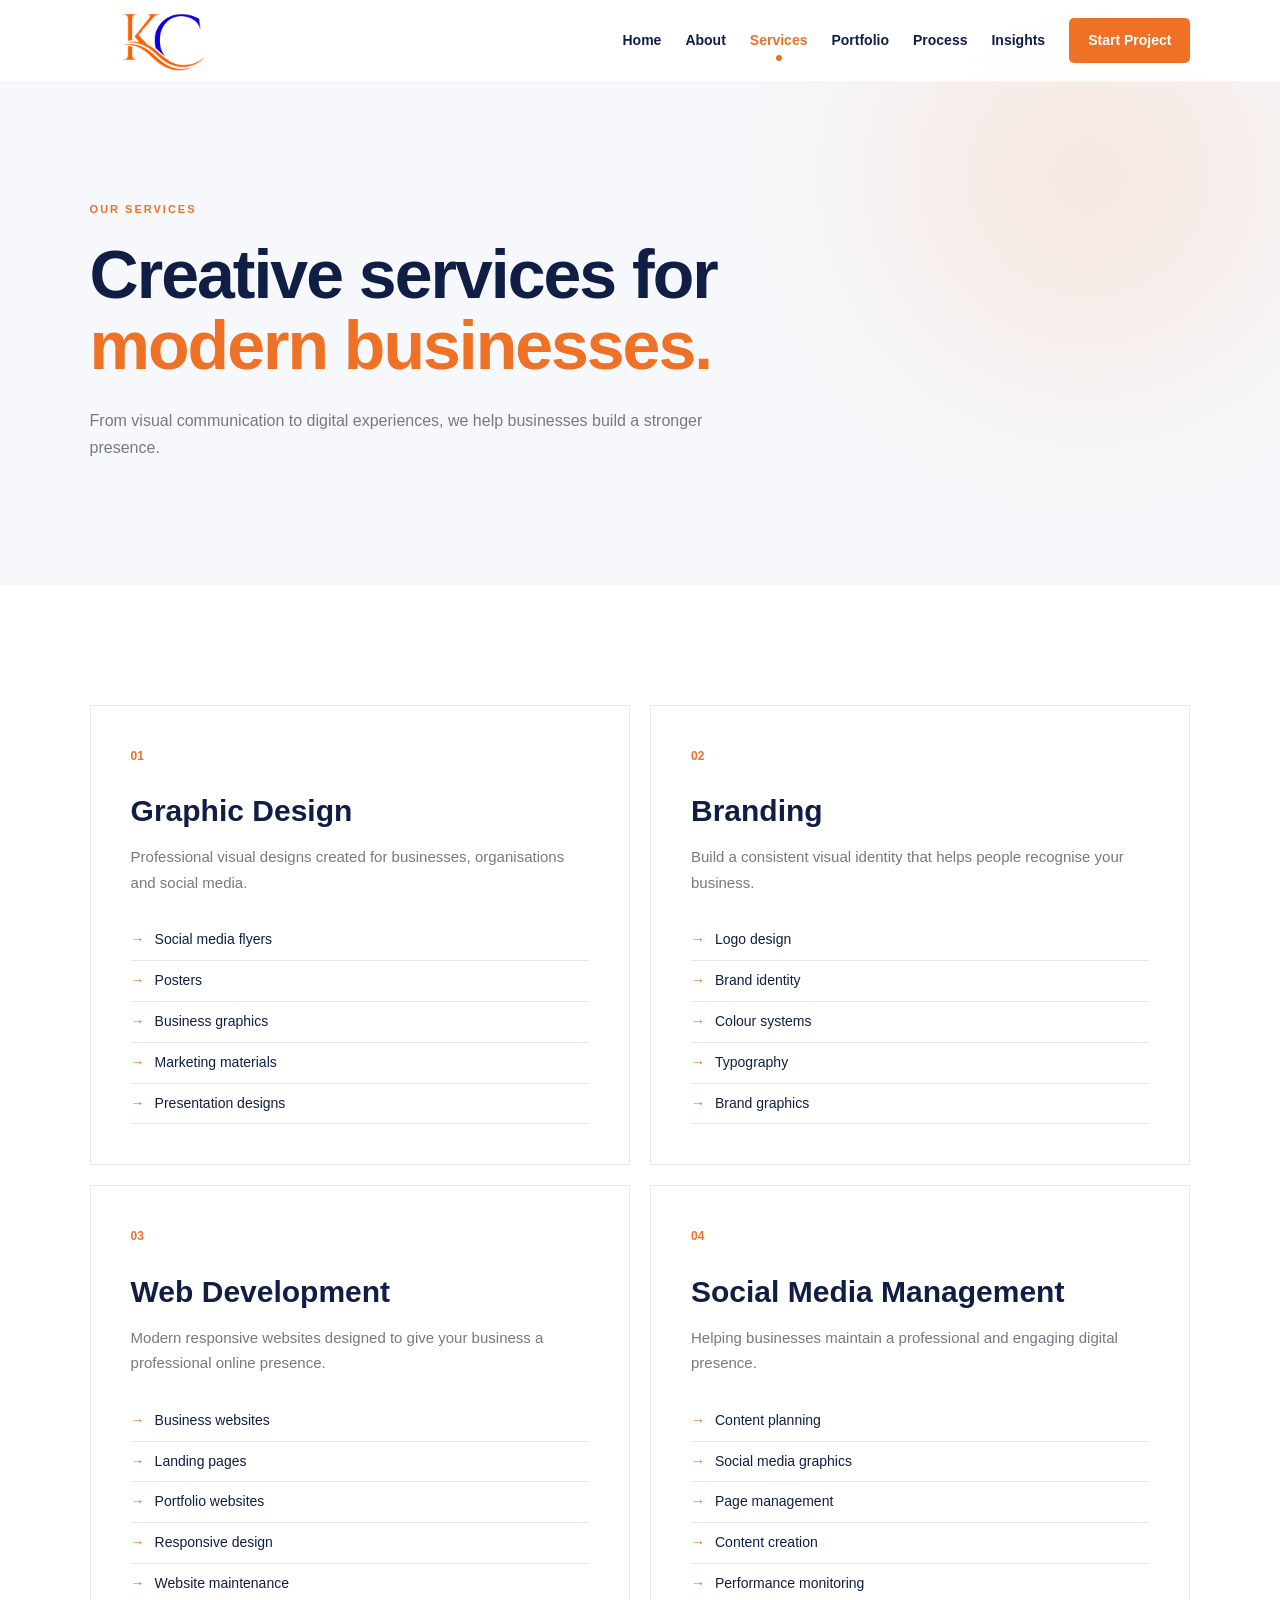
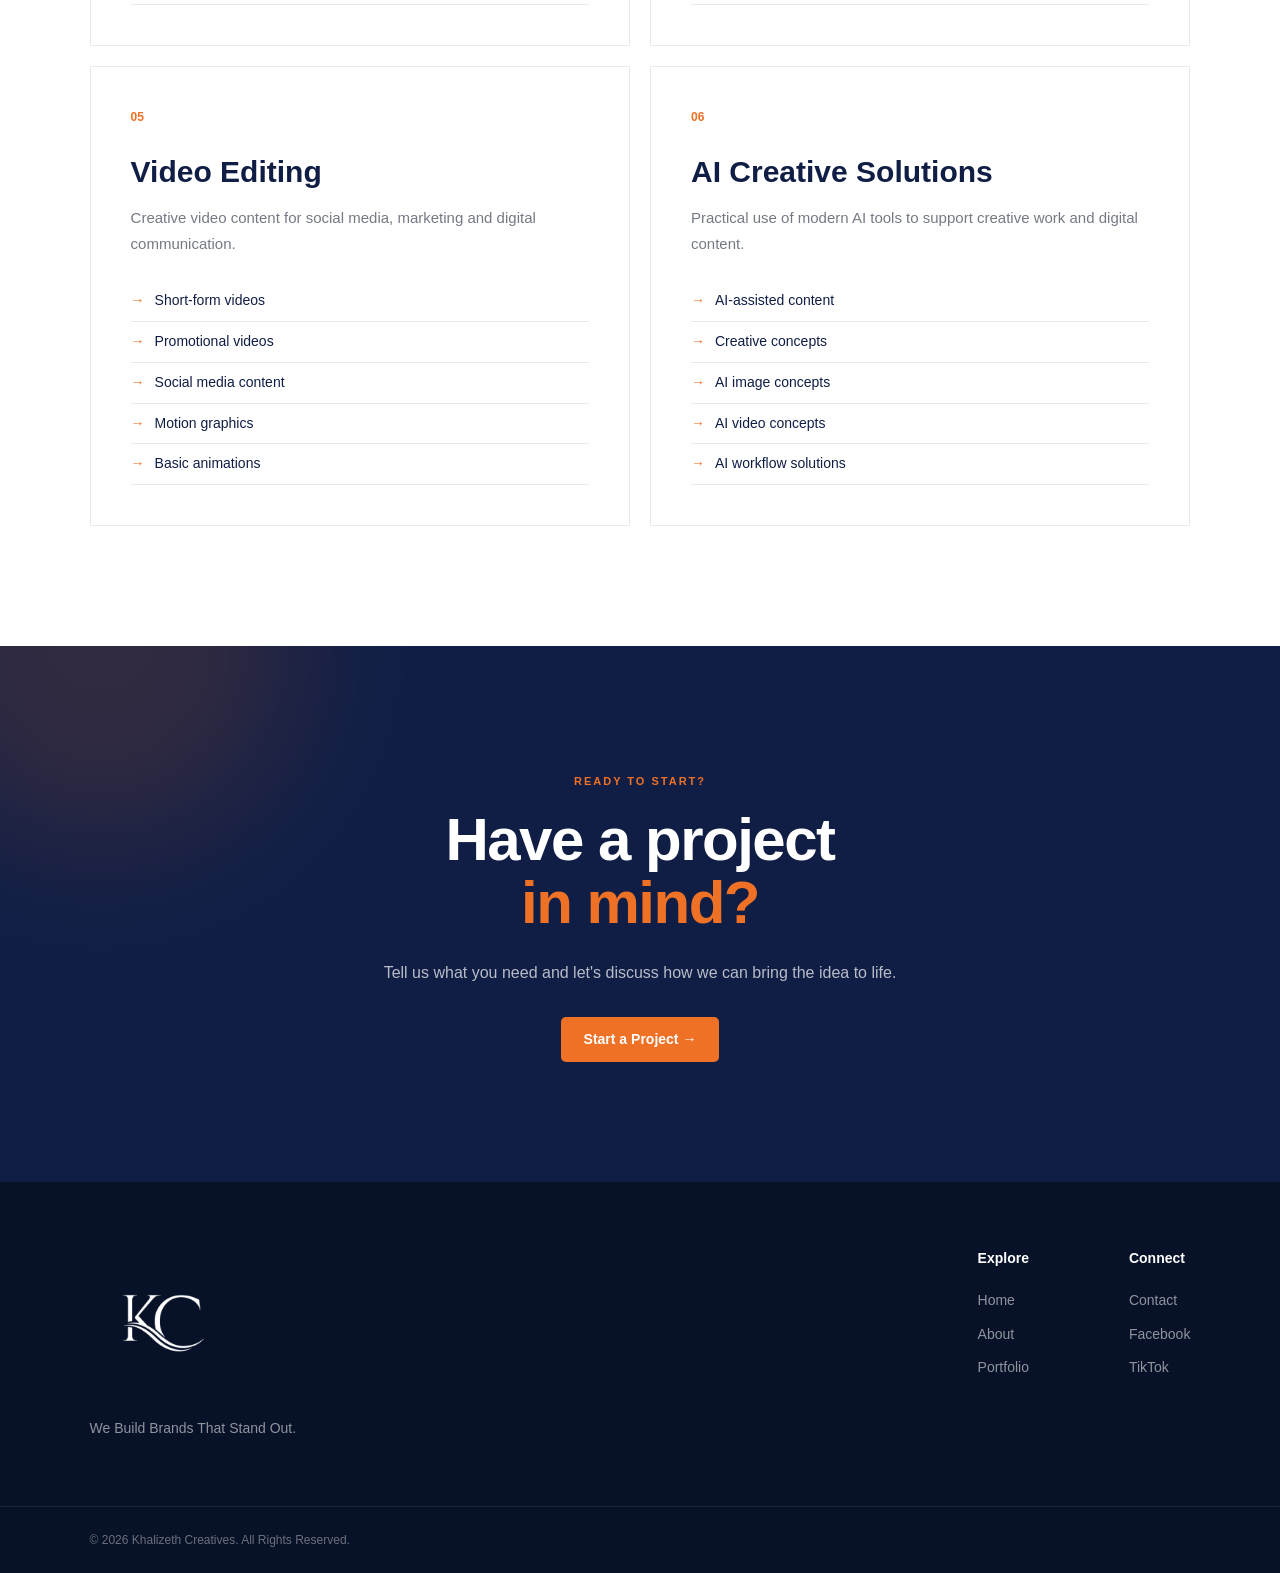
<file: services.html>
<!DOCTYPE html>
<html lang="en">
<head>

<meta charset="UTF-8">
<meta name="viewport" content="width=device-width, initial-scale=1.0">

<title>Services | Khalizeth Creatives</title>

<link rel="icon" type="image/png" href="assets/logo.png">
<link rel="stylesheet" href="style.css">

</head>

<body>

<header class="nav" id="navbar">

<a href="index.html" class="logo">
<img src="assets/logo.png" alt="Khalizeth Creatives">
</a>

<nav id="menu">
<a href="index.html">Home</a>
<a href="about.html">About</a>
<a href="services.html" class="active">Services</a>
<a href="portfolio.html">Portfolio</a>
<a href="process.html">Process</a>
<a href="insights.html">Insights</a>
<a href="contact.html" class="nav-btn">Start Project</a>
</nav>

<button class="hamburger" id="hamburger">
<span></span>
<span></span>
<span></span>
</button>

</header>


<main>

<section class="page-hero">

<div class="page-hero-content reveal">

<span class="small-label">OUR SERVICES</span>

<h1>
Creative services for
<span>modern businesses.</span>
</h1>

<p>
From visual communication to digital experiences,
we help businesses build a stronger presence.
</p>

</div>

</section>


<section class="services-section">

<div class="service-large reveal">

<div class="service-number">01</div>

<h2>Graphic Design</h2>

<p>
Professional visual designs created for businesses,
organisations and social media.
</p>

<ul>
<li>Social media flyers</li>
<li>Posters</li>
<li>Business graphics</li>
<li>Marketing materials</li>
<li>Presentation designs</li>
</ul>

</div>


<div class="service-large reveal">

<div class="service-number">02</div>

<h2>Branding</h2>

<p>
Build a consistent visual identity that helps people
recognise your business.
</p>

<ul>
<li>Logo design</li>
<li>Brand identity</li>
<li>Colour systems</li>
<li>Typography</li>
<li>Brand graphics</li>
</ul>

</div>


<div class="service-large reveal">

<div class="service-number">03</div>

<h2>Web Development</h2>

<p>
Modern responsive websites designed to give your
business a professional online presence.
</p>

<ul>
<li>Business websites</li>
<li>Landing pages</li>
<li>Portfolio websites</li>
<li>Responsive design</li>
<li>Website maintenance</li>
</ul>

</div>


<div class="service-large reveal">

<div class="service-number">04</div>

<h2>Social Media Management</h2>

<p>
Helping businesses maintain a professional and
engaging digital presence.
</p>

<ul>
<li>Content planning</li>
<li>Social media graphics</li>
<li>Page management</li>
<li>Content creation</li>
<li>Performance monitoring</li>
</ul>

</div>


<div class="service-large reveal">

<div class="service-number">05</div>

<h2>Video Editing</h2>

<p>
Creative video content for social media,
marketing and digital communication.
</p>

<ul>
<li>Short-form videos</li>
<li>Promotional videos</li>
<li>Social media content</li>
<li>Motion graphics</li>
<li>Basic animations</li>
</ul>

</div>


<div class="service-large reveal">

<div class="service-number">06</div>

<h2>AI Creative Solutions</h2>

<p>
Practical use of modern AI tools to support
creative work and digital content.
</p>

<ul>
<li>AI-assisted content</li>
<li>Creative concepts</li>
<li>AI image concepts</li>
<li>AI video concepts</li>
<li>AI workflow solutions</li>
</ul>

</div>

</section>


<section class="cta-section">

<div class="cta-content reveal">

<span class="small-label">READY TO START?</span>

<h2>
Have a project
<span>in mind?</span>
</h2>

<p>
Tell us what you need and let's discuss how we can
bring the idea to life.
</p>

<a href="contact.html" class="btn">
Start a Project →
</a>

</div>

</section>

</main>


<footer>

<div class="footer-main">

<div class="footer-brand">
<img src="assets/logo.png" alt="Khalizeth Creatives">
<p>We Build Brands That Stand Out.</p>
</div>

<div class="footer-links">

<div>
<h4>Explore</h4>
<a href="index.html">Home</a>
<a href="about.html">About</a>
<a href="portfolio.html">Portfolio</a>
</div>

<div>
<h4>Connect</h4>
<a href="contact.html">Contact</a>
<a href="#">Facebook</a>
<a href="#">TikTok</a>
</div>

</div>

</div>

<div class="footer-bottom">
<p>© 2026 Khalizeth Creatives. All Rights Reserved.</p>
</div>

</footer>

<script src="script.js"></script>

</body>
</html>
</file>
<file: style.css>
/* =========================================================
   KHALIZETH CREATIVES
   MAIN STYLESHEET
========================================================= */

* {
    margin: 0;
    padding: 0;
    box-sizing: border-box;
    font-family: Arial, sans-serif;
}

:root {
    --primary: #EE7126;
    --dark: #101E46;
    --dark2: #071127;
    --white: #ffffff;
    --light: #f7f8fb;
    --text: #30343b;
    --muted: #747984;
    --border: #e7e9ee;
}

html {
    scroll-behavior: smooth;
}

body {
    background: var(--white);
    color: var(--text);
    overflow-x: hidden;
    font-size: 16px;
    line-height: 1.7;
}

a {
    color: inherit;
}

img {
    max-width: 100%;
    display: block;
}


/* =========================================================
   LOADER
========================================================= */

.loader {
    position: fixed;
    inset: 0;
    background: white;
    z-index: 99999;
    display: flex;
    flex-direction: column;
    justify-content: center;
    align-items: center;
    transition: opacity .6s ease, visibility .6s ease;
}

.loader.hide {
    opacity: 0;
    visibility: hidden;
}

.loader-logo img {
    width: 150px;
}

.loader-line {
    width: 80px;
    height: 3px;
    background: var(--primary);
    margin-top: 25px;
    animation: loaderMove 1.2s infinite ease-in-out;
}

@keyframes loaderMove {
    0% {
        transform: scaleX(.2);
        transform-origin: left;
    }

    50% {
        transform: scaleX(1);
    }

    100% {
        transform: scaleX(.2);
        transform-origin: right;
    }
}


/* =========================================================
   NAVIGATION
========================================================= */

.nav {
    position: fixed;
    top: 0;
    left: 0;
    width: 100%;
    height: 82px;
    padding: 0 7%;
    background: rgba(255, 255, 255, .94);
    backdrop-filter: blur(15px);
    display: flex;
    justify-content: space-between;
    align-items: center;
    z-index: 5000;
    border-bottom: 1px solid rgba(0, 0, 0, .04);
    transition: .3s ease;
}

.nav.scrolled {
    box-shadow: 0 10px 35px rgba(16, 30, 70, .08);
}

.logo img {
    width: 150px;
}

nav {
    display: flex;
    align-items: center;
    gap: 24px;
}

nav a {
    text-decoration: none;
    font-size: 14px;
    font-weight: 600;
    color: var(--dark);
    transition: .3s ease;
}

nav a:hover,
nav a.active {
    color: var(--primary);
}

nav .nav-btn {
    color: white;
    background: var(--primary);
    padding: 11px 19px;
    border-radius: 5px;
}

nav .nav-btn:hover {
    color: white;
    transform: translateY(-2px);
}

.hamburger {
    display: none;
    border: none;
    background: transparent;
    cursor: pointer;
    width: 35px;
}

.hamburger span {
    display: block;
    height: 2px;
    background: var(--dark);
    margin: 6px 0;
    transition: .3s;
}


/* =========================================================
   GENERAL
========================================================= */

.small-label {
    color: var(--primary);
    font-size: 11px;
    font-weight: 700;
    letter-spacing: 2px;
}

.btn {
    display: inline-flex;
    align-items: center;
    justify-content: center;
    text-decoration: none;
    background: var(--primary);
    color: white;
    padding: 13px 23px;
    border-radius: 5px;
    font-weight: 600;
    font-size: 14px;
    line-height: 1.4;
    transition: .3s ease;
}

.btn:hover {
    transform: translateY(-4px);
    box-shadow: 0 12px 25px rgba(238, 113, 38, .25);
}

.btn-outline {
    display: inline-flex;
    align-items: center;
    justify-content: center;
    text-decoration: none;
    color: var(--dark);
    border: 1px solid var(--dark);
    padding: 12px 23px;
    border-radius: 5px;
    font-weight: 600;
    font-size: 14px;
    line-height: 1.4;
    transition: .3s ease;
}

.btn-outline:hover {
    background: var(--dark);
    color: white;
    transform: translateY(-4px);
}


/* =========================================================
   HERO
========================================================= */

.hero {
    min-height: 100vh;
    padding: 105px 7% 70px;
    display: grid;
    grid-template-columns: 1fr 1fr;
    align-items: center;
    gap: 50px;
    position: relative;
    overflow: hidden;
    background:
        radial-gradient(
            circle at 80% 20%,
            rgba(238, 113, 38, 0.08),
            transparent 30%
        ),
        white;
}

.hero-content {
    position: relative;
    z-index: 2;
    transform: translateY(-45px);
}

.hero-grid {
    position: absolute;
    inset: 0;
    opacity: .3;
    pointer-events: none;
    background-image:
        linear-gradient(rgba(16, 30, 70, .04) 1px, transparent 1px),
        linear-gradient(90deg, rgba(16, 30, 70, .04) 1px, transparent 1px);
    background-size: 60px 60px;
    mask-image: linear-gradient(to right, black, transparent);
}

.hero-badge {
    display: inline-flex;
    align-items: center;
    gap: 9px;
    border: 1px solid var(--border);
    padding: 8px 13px;
    border-radius: 50px;
    font-size: 11px;
    font-weight: 700;
    color: var(--dark);
    margin-bottom: 22px;
}

.hero-badge span {
    width: 7px;
    height: 7px;
    background: var(--primary);
    border-radius: 50%;
}

.hero h1 {
    color: var(--dark);
    font-size: clamp(44px, 6vw, 68px);
    line-height: 1.05;
    letter-spacing: -2px;
    font-weight: 600;
    max-width: 700px;
}

.hero h1 span {
    display: block;
    color: var(--primary);
}

.hero p {
    max-width: 600px;
    margin: 24px 0;
    color: var(--muted);
    font-size: 17px;
    line-height: 1.65;
}

.hero-buttons {
    display: flex;
    gap: 13px;
    flex-wrap: wrap;
}


/* =========================================================
   HERO VISUAL — PREMIUM 4:5
========================================================= */

.hero-visual {
    position: relative;
    min-height: 600px;
    display: flex;
    justify-content: center;
    align-items: center;
    perspective: 1200px;
}

.hero-glow {
    position: absolute;
    width: 400px;
    height: 400px;
    border-radius: 50%;
    background: rgba(238, 113, 38, .15);
    filter: blur(70px);
}

.hero-image-wrap {
    width: min(440px, 80%);
    aspect-ratio: 4 / 5;
    position: relative;
    z-index: 2;
    transform-style: preserve-3d;
    transition: transform .15s ease;
}

.hero-image-inner {
    width: 100%;
    height: 100%;
    padding: 10px;
    background: white;
    border-radius: 18px;
    box-shadow:
        0 30px 80px rgba(16, 30, 70, .18),
        0 0 0 1px rgba(16, 30, 70, .05);
    transform: rotateY(-7deg) rotateX(4deg);
    transition: .5s ease;
}

.hero-image-inner:hover {
    transform: rotateY(0) rotateX(0) scale(1.02);
}

.hero-image-inner img {
    width: 100%;
    height: 100%;
    aspect-ratio: 4 / 5;
    object-fit: cover;
    border-radius: 12px;
    transition: opacity .4s ease, transform .6s ease;
}

.hero-image-inner img.fade {
    opacity: 0;
    transform: scale(1.04);
}

.image-number {
    position: absolute;
    bottom: -25px;
    right: 10px;
    display: flex;
    align-items: center;
    gap: 12px;
    font-size: 11px;
    color: var(--dark);
}

.image-number div {
    width: 60px;
    height: 1px;
    background: var(--primary);
}

.floating-card {
    position: absolute;
    z-index: 4;
    padding: 13px 16px;
    background: white;
    border-radius: 8px;
    box-shadow: 0 15px 40px rgba(16, 30, 70, .12);
    font-size: 11px;
    font-weight: 700;
    color: var(--dark);
    animation: floating 4s ease-in-out infinite;
}

.floating-card span {
    color: var(--primary);
}

.card-one {
    left: 0;
    top: 20%;
}

.card-two {
    right: 0;
    bottom: 17%;
    animation-delay: 1.5s;
}

@keyframes floating {
    0%, 100% {
        transform: translateY(0);
    }

    50% {
        transform: translateY(-15px);
    }
}


/* =========================================================
   INTRO
========================================================= */

.intro-section {
    padding: 120px 7%;
    background: var(--light);
}

.section-heading {
    max-width: 750px;
}

.section-heading h2 {
    color: var(--dark);
    font-size: clamp(32px, 4.5vw, 50px);
    line-height: 1.1;
    letter-spacing: -1px;
    font-weight: 600;
    margin: 15px 0 20px;
}

.section-heading h2 span {
    color: var(--primary);
}

.section-heading p {
    color: var(--muted);
    font-size: 16px;
    line-height: 1.7;
    max-width: 600px;
}

.mini-services {
    margin-top: 65px;
    display: grid;
    grid-template-columns: repeat(3, 1fr);
    gap: 20px;
}

.mini-service {
    padding: 32px;
    background: white;
    border: 1px solid var(--border);
    transition: .3s ease;
}

.mini-service:hover {
    transform: translateY(-8px);
    border-color: var(--primary);
}

.mini-service span {
    color: var(--primary);
    font-weight: 700;
    font-size: 11px;
}

.mini-service h3 {
    margin: 22px 0 11px;
    color: var(--dark);
    font-size: 20px;
    line-height: 1.3;
}

.mini-service p {
    color: var(--muted);
    font-size: 15px;
    line-height: 1.6;
}


/* =========================================================
   FEATURED WORK
========================================================= */

.featured-section {
    padding: 120px 7%;
}

.section-top {
    display: flex;
    justify-content: space-between;
    align-items: end;
    gap: 30px;
    margin-bottom: 45px;
}

.section-top h2 {
    color: var(--dark);
    font-size: clamp(32px, 4.5vw, 48px);
    line-height: 1.05;
    margin-top: 15px;
    letter-spacing: -1px;
    font-weight: 600;
}

.section-top h2 span {
    color: var(--primary);
}

.text-link {
    text-decoration: none;
    color: var(--dark);
    font-weight: 600;
    font-size: 14px;
}

.featured-grid {
    display: grid;
    grid-template-columns: 1.4fr 1fr;
    gap: 20px;
}

.featured-card {
    position: relative;
    height: 360px;
    overflow: hidden;
    border-radius: 10px;
    text-decoration: none;
}

.featured-card.large {
    grid-row: span 2;
    height: 740px;
}

.featured-card img {
    width: 100%;
    height: 100%;
    object-fit: cover;
    transition: .7s ease;
}

.featured-card:hover img {
    transform: scale(1.07);
}

.featured-info {
    position: absolute;
    left: 25px;
    right: 25px;
    bottom: 25px;
    color: white;
    z-index: 2;
}

.featured-info span {
    font-size: 10px;
    letter-spacing: 2px;
    color: var(--primary);
    font-weight: 700;
}

.featured-info h3 {
    margin-top: 7px;
    font-size: 21px;
    line-height: 1.3;
}

.featured-card::after {
    content: "";
    position: absolute;
    inset: 0;
    background: linear-gradient(
        transparent 40%,
        rgba(7, 17, 39, .9)
    );
}


/* =========================================================
   CTA
========================================================= */

.cta-section {
    padding: 120px 7%;
    background: var(--dark);
    color: white;
    text-align: center;
    position: relative;
    overflow: hidden;
}

.cta-section::before {
    content: "";
    position: absolute;
    width: 400px;
    height: 400px;
    border-radius: 50%;
    background: rgba(238, 113, 38, .15);
    filter: blur(70px);
    top: -200px;
    left: -100px;
}

.cta-content {
    position: relative;
    z-index: 2;
    max-width: 800px;
    margin: auto;
}

.cta-content h2 {
    font-size: clamp(36px, 5vw, 60px);
    line-height: 1.05;
    letter-spacing: -1.5px;
    font-weight: 600;
    margin: 15px 0 25px;
}

.cta-content h2 span {
    color: var(--primary);
    display: block;
}

.cta-content p {
    max-width: 650px;
    margin: 0 auto 30px;
    font-size: 16px;
    line-height: 1.7;
    color: rgba(255, 255, 255, .7);
}


/* =========================================================
   PAGE HERO
========================================================= */

.page-hero {
    min-height: 65vh;
    padding: 170px 7% 100px;
    display: flex;
    align-items: center;
    background:
        radial-gradient(
            circle at 85% 30%,
            rgba(238, 113, 38, .12),
            transparent 30%
        ),
        var(--light);
}

.page-hero-content {
    max-width: 850px;
}

.page-hero h1 {
    color: var(--dark);
    font-size: clamp(42px, 5.5vw, 68px);
    line-height: 1.05;
    letter-spacing: -2px;
    font-weight: 600;
    margin: 18px 0 25px;
}

.page-hero h1 span {
    color: var(--primary);
}

.page-hero p {
    color: var(--muted);
    font-size: 16px;
    line-height: 1.7;
    max-width: 650px;
}


/* =========================================================
   ABOUT
========================================================= */

.about-section {
    padding: 120px 7%;
    display: grid;
    grid-template-columns: 1fr 1fr;
    gap: 80px;
    align-items: center;
}

.about-image img {
    width: 100%;
    height: 600px;
    object-fit: cover;
    border-radius: 10px;
}

.about-content h2 {
    font-size: clamp(34px, 4vw, 52px);
    line-height: 1.05;
    color: var(--dark);
    margin: 15px 0 25px;
    letter-spacing: -1px;
    font-weight: 600;
}

.about-content h2 span {
    color: var(--primary);
}

.about-content p {
    color: var(--muted);
    font-size: 16px;
    line-height: 1.8;
    margin-bottom: 20px;
}

.about-content .btn {
    margin-top: 15px;
}

.values-section {
    padding: 120px 7%;
    background: var(--light);
}

.values-grid {
    display: grid;
    grid-template-columns: repeat(3, 1fr);
    gap: 20px;
    margin-top: 55px;
}

.value-card {
    background: white;
    padding: 35px;
    border: 1px solid var(--border);
    transition: .3s ease;
}

.value-card:hover {
    transform: translateY(-7px);
    border-color: var(--primary);
}

.value-card span {
    color: var(--primary);
    font-weight: 700;
    font-size: 12px;
}

.value-card h3 {
    margin: 22px 0 12px;
    color: var(--dark);
    font-size: 20px;
    line-height: 1.3;
}

.value-card p {
    color: var(--muted);
    font-size: 15px;
    line-height: 1.7;
}


/* =========================================================
   SERVICES
========================================================= */

.services-section {
    padding: 120px 7%;
    display: grid;
    grid-template-columns: repeat(2, 1fr);
    gap: 20px;
}

.service-large {
    border: 1px solid var(--border);
    padding: 40px;
    min-height: 420px;
    transition: .3s ease;
}

.service-large:hover {
    transform: translateY(-7px);
    border-color: var(--primary);
}

.service-number {
    color: var(--primary);
    font-size: 12px;
    font-weight: 700;
}

.service-large h2 {
    color: var(--dark);
    font-size: 30px;
    line-height: 1.2;
    margin: 27px 0 15px;
}

.service-large p {
    color: var(--muted);
    font-size: 15px;
    line-height: 1.7;
    max-width: 500px;
}

.service-large ul {
    list-style: none;
    margin-top: 25px;
}

.service-large li {
    padding: 8px 0;
    border-bottom: 1px solid var(--border);
    color: var(--dark);
    font-size: 14px;
}

.service-large li::before {
    content: "→";
    color: var(--primary);
    margin-right: 10px;
}


/* =========================================================
   PORTFOLIO
========================================================= */

.portfolio-section {
    padding: 110px 7%;
}

.portfolio-filters {
    display: flex;
    justify-content: center;
    gap: 10px;
    flex-wrap: wrap;
    margin-bottom: 45px;
}

.filter {
    border: 1px solid var(--border);
    background: white;
    padding: 10px 18px;
    cursor: pointer;
    font-weight: 600;
    color: var(--dark);
    font-size: 14px;
    transition: .3s ease;
}

.filter:hover,
.filter.active {
    background: var(--primary);
    color: white;
    border-color: var(--primary);
}

.portfolio-grid {
    display: grid;
    grid-template-columns: repeat(3, 1fr);
    gap: 20px;
}

.portfolio-item {
    position: relative;
    height: 400px;
    overflow: hidden;
    border-radius: 8px;
    cursor: pointer;
}

.portfolio-item img {
    width: 100%;
    height: 100%;
    object-fit: cover;
    transition: .6s ease;
}

.portfolio-item:hover img {
    transform: scale(1.08);
}

.portfolio-overlay {
    position: absolute;
    inset: 0;
    display: flex;
    flex-direction: column;
    justify-content: end;
    padding: 30px;
    color: white;
    opacity: 0;
    transition: .3s ease;
    background: linear-gradient(
        transparent,
        rgba(7, 17, 39, .9)
    );
}

.portfolio-item:hover .portfolio-overlay {
    opacity: 1;
}

.portfolio-overlay span {
    color: var(--primary);
    font-size: 10px;
    letter-spacing: 2px;
    font-weight: 700;
}

.portfolio-overlay h3 {
    margin-top: 8px;
    font-size: 21px;
    line-height: 1.3;
}


/* =========================================================
   PROCESS
========================================================= */

.process-section {
    padding: 100px 7%;
}

.process-step {
    display: grid;
    grid-template-columns: 120px 1fr;
    gap: 50px;
    padding: 55px 0;
    border-bottom: 1px solid var(--border);
}

.process-number {
    color: var(--primary);
    font-size: 27px;
    font-weight: 700;
}

.process-step h2 {
    color: var(--dark);
    font-size: 36px;
    line-height: 1.2;
    margin: 12px 0;
}

.process-step p {
    color: var(--muted);
    font-size: 15px;
    line-height: 1.8;
    max-width: 650px;
}


/* =========================================================
   INSIGHTS
========================================================= */

.insights-section {
    padding: 110px 7%;
    display: grid;
    grid-template-columns: repeat(3, 1fr);
    gap: 25px;
}

.insight-card {
    border: 1px solid var(--border);
    background: white;
    overflow: hidden;
}

.insight-image {
    height: 270px;
    overflow: hidden;
}

.insight-image img {
    width: 100%;
    height: 100%;
    object-fit: cover;
    transition: .6s ease;
}

.insight-card:hover img {
    transform: scale(1.06);
}

.insight-content {
    padding: 28px;
}

.insight-content > span {
    color: var(--primary);
    font-size: 10px;
    letter-spacing: 2px;
    font-weight: 700;
}

.insight-content h2 {
    color: var(--dark);
    font-size: 21px;
    line-height: 1.3;
    margin: 15px 0;
}

.insight-content p {
    color: var(--muted);
    font-size: 15px;
    line-height: 1.7;
}

.insight-content a {
    display: inline-block;
    margin-top: 20px;
    color: var(--dark);
    text-decoration: none;
    font-size: 14px;
    font-weight: 600;
}


/* =========================================================
   CONTACT
========================================================= */

.contact-section {
    padding: 110px 7%;
    display: grid;
    grid-template-columns: 1fr 1fr;
    gap: 80px;
}

.contact-info h2 {
    color: var(--dark);
    font-size: clamp(36px, 4.5vw, 56px);
    line-height: 1.05;
    margin: 15px 0 25px;
    letter-spacing: -1px;
    font-weight: 600;
}

.contact-info h2 span {
    color: var(--primary);
    display: block;
}

.contact-info > p {
    color: var(--muted);
    font-size: 16px;
    line-height: 1.8;
    max-width: 550px;
}

.contact-item {
    margin-top: 35px;
}

.contact-item > span {
    display: block;
    color: var(--primary);
    font-size: 10px;
    letter-spacing: 2px;
    font-weight: 700;
    margin-bottom: 10px;
}

.contact-item > a {
    text-decoration: none;
    color: var(--dark);
    font-size: 18px;
    font-weight: 600;
}

.social-links {
    display: flex;
    gap: 15px;
    flex-wrap: wrap;
}

.social-links a {
    font-size: 14px;
}

.contact-card {
    background: var(--dark);
    color: white;
    padding: 45px;
    align-self: center;
}

.contact-card h3 {
    font-size: 28px;
    line-height: 1.2;
    margin-bottom: 15px;
}

.contact-card > p {
    color: rgba(255, 255, 255, .7);
    font-size: 15px;
    line-height: 1.7;
    margin-bottom: 30px;
}

.whatsapp-btn {
    width: 100%;
}

.contact-note {
    margin-top: 40px;
    padding-top: 30px;
    border-top: 1px solid rgba(255, 255, 255, .15);
}

.contact-note strong {
    font-size: 13px;
}

.contact-note ul {
    list-style: none;
    margin-top: 15px;
}

.contact-note li {
    padding: 7px 0;
    color: rgba(255, 255, 255, .7);
    font-size: 14px;
}

.contact-note li::before {
    content: "✓";
    color: var(--primary);
    margin-right: 10px;
}


/* =========================================================
   FOOTER
========================================================= */

footer {
    background: var(--dark2);
    color: white;
}

.footer-main {
    padding: 65px 7%;
    display: flex;
    justify-content: space-between;
    gap: 50px;
}

.footer-brand img {
    width: 150px;
    filter: brightness(0) invert(1);
}

.footer-brand p {
    color: rgba(255, 255, 255, .55);
    margin-top: 20px;
    font-size: 14px;
    line-height: 1.7;
}

.footer-links {
    display: flex;
    gap: 100px;
}

.footer-links h4 {
    margin-bottom: 18px;
    color: white;
    font-size: 14px;
}

.footer-links a {
    display: block;
    color: rgba(255, 255, 255, .55);
    text-decoration: none;
    margin: 10px 0;
    font-size: 14px;
    transition: .3s;
}

.footer-links a:hover {
    color: var(--primary);
}

.footer-bottom {
    border-top: 1px solid rgba(255, 255, 255, .08);
    padding: 23px 7%;
    color: rgba(255, 255, 255, .4);
    font-size: 12px;
}


/* =========================================================
   REVEAL ANIMATION
========================================================= */

.reveal {
    opacity: 0;
    transform: translateY(35px);
    transition: opacity .8s ease, transform .8s ease;
}

.reveal.show {
    opacity: 1;
    transform: translateY(0);
}


/* =========================================================
   TABLET
========================================================= */

@media (max-width: 1000px) {

    nav {
        gap: 14px;
    }

    nav a {
        font-size: 13px;
    }

    .hero {
        grid-template-columns: 1fr;
        padding-top: 150px;
    }

    .hero-content {
        text-align: center;
    }

    .hero p {
        margin-left: auto;
        margin-right: auto;
    }

    .hero-buttons {
        justify-content: center;
    }

    .hero-visual {
        min-height: 500px;
    }

    .mini-services,
    .values-grid,
    .insights-section {
        grid-template-columns: 1fr 1fr;
    }

    .portfolio-grid {
        grid-template-columns: 1fr 1fr;
    }

    .contact-section {
        grid-template-columns: 1fr;
    }
}


/* =========================================================
   MOBILE
========================================================= */

@media (max-width: 768px) {

    .nav {
        height: 72px;
        padding: 0 5%;
    }

    .logo img {
        width: 125px;
    }

    nav {
        position: absolute;
        top: 72px;
        left: 0;
        width: 100%;
        background: white;
        padding: 25px;
        display: none;
        flex-direction: column;
        align-items: stretch;
        box-shadow: 0 20px 30px rgba(0, 0, 0, .08);
    }

    nav.show {
        display: flex;
    }

    nav a {
        padding: 10px;
        text-align: center;
        font-size: 14px;
    }

    .hamburger {
        display: block;
    }

    .hero {
        padding: 120px 5% 70px;
    }

    .hero-content {
        transform: translateY(-15px);
    }

    .hero h1 {
        font-size: 42px;
        line-height: 1.06;
        letter-spacing: -1.5px;
    }

    .hero p {
        font-size: 16px;
        line-height: 1.65;
    }

    .hero-visual {
        min-height: 450px;
    }

    .hero-image-wrap {
        width: min(400px, 85%);
    }

    .card-one {
        left: 0;
    }

    .card-two {
        right: 0;
    }

    .intro-section,
    .featured-section,
    .about-section,
    .values-section,
    .services-section,
    .portfolio-section,
    .process-section,
    .insights-section,
    .contact-section {
        padding: 85px 5%;
    }

    .mini-services,
    .values-grid,
    .services-section,
    .insights-section {
        grid-template-columns: 1fr;
    }

    .featured-grid {
        grid-template-columns: 1fr;
    }

    .featured-card,
    .featured-card.large {
        height: 400px;
        grid-row: auto;
    }

    .section-top {
        display: block;
    }

    .text-link {
        display: inline-block;
        margin-top: 20px;
    }

    .about-section {
        grid-template-columns: 1fr;
        gap: 40px;
    }

    .about-image img {
        height: 450px;
    }

    .portfolio-grid {
        grid-template-columns: 1fr;
    }

    .portfolio-item {
        height: 450px;
    }

    .process-step {
        grid-template-columns: 60px 1fr;
        gap: 20px;
    }

    .process-step h2 {
        font-size: 29px;
    }

    .page-hero {
        min-height: 55vh;
        padding: 130px 5% 80px;
    }

    .page-hero h1 {
        font-size: 44px;
        line-height: 1.05;
        letter-spacing: -1.5px;
    }

    .page-hero p {
        font-size: 16px;
    }

    .footer-main {
        flex-direction: column;
    }

    .footer-links {
        gap: 60px;
    }
}


/* =========================================================
   SMALL MOBILE
========================================================= */

@media (max-width: 500px) {

    .hero h1 {
        font-size: 38px;
        line-height: 1.08;
        letter-spacing: -1px;
    }

    .hero p {
        font-size: 15px;
        line-height: 1.65;
    }

    .hero-visual {
        min-height: 400px;
    }

    .hero-image-wrap {
        width: 85%;
    }

    .floating-card {
        font-size: 9px;
        padding: 10px;
    }

    .card-one {
        left: -5px;
    }

    .card-two {
        right: -5px;
    }

    .page-hero h1 {
        font-size: 40px;
        line-height: 1.08;
    }

    .page-hero p {
        font-size: 15px;
    }

    .service-large {
        padding: 30px;
    }

    .service-large h2 {
        font-size: 26px;
    }

    .contact-card {
        padding: 30px;
    }

    .footer-links {
        gap: 40px;
    }

    .section-heading h2,
    .section-top h2 {
        font-size: 32px;
        line-height: 1.1;
    }
}

/* ACTIVE NAVIGATION DOT */
#menu a {
    position: relative;
}

#menu a.active::after {
    content: "";
    position: absolute;
    width: 6px;
    height: 6px;
    border-radius: 50%;
    background: #EE7126;
    bottom: -9px;
    left: 50%;
    transform: translateX(-50%);
}

/* Keep anchor destinations visible below the fixed navbar */
[id] {
    scroll-margin-top: 95px;
}

@media (max-width: 768px) {
    #menu a.active::after {
        left: -12px;
        top: 50%;
        bottom: auto;
        transform: translateY(-50%);
    }

    [id] {
        scroll-margin-top: 82px;
    }
}
</file>
